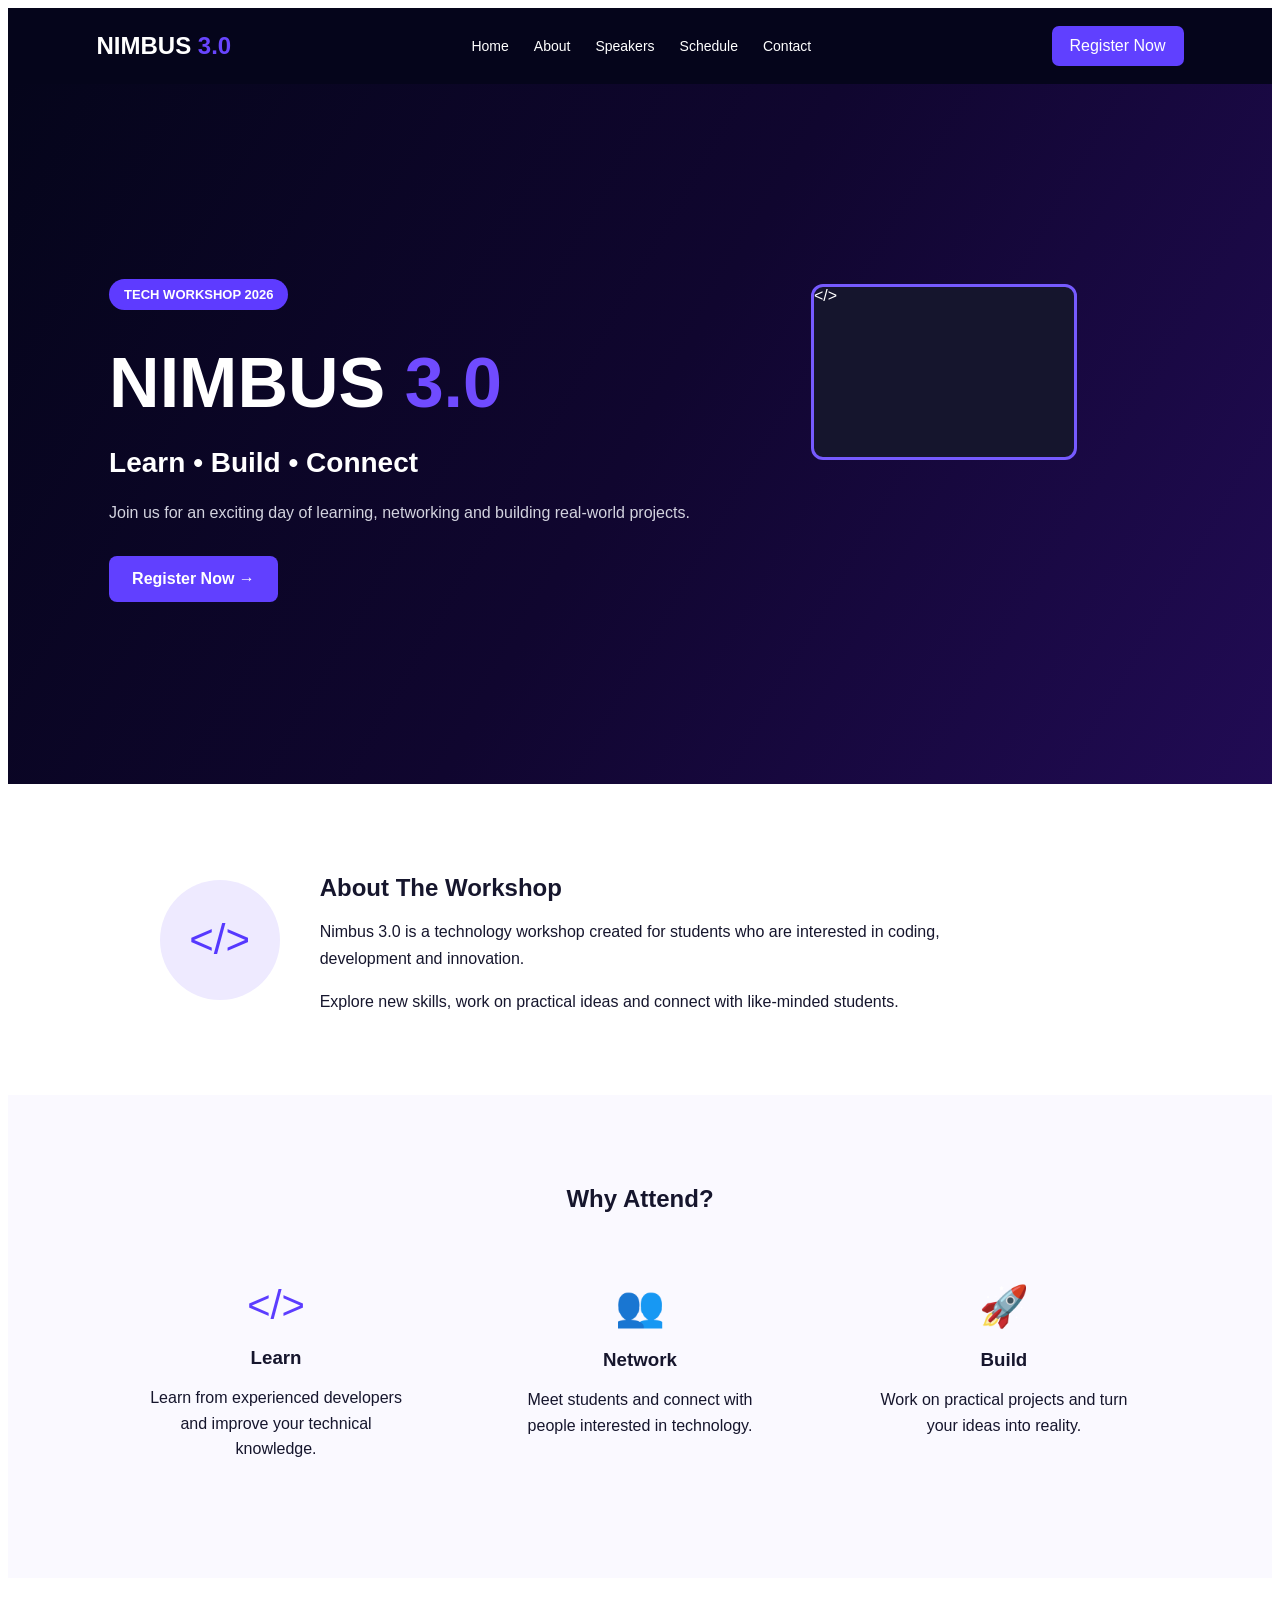
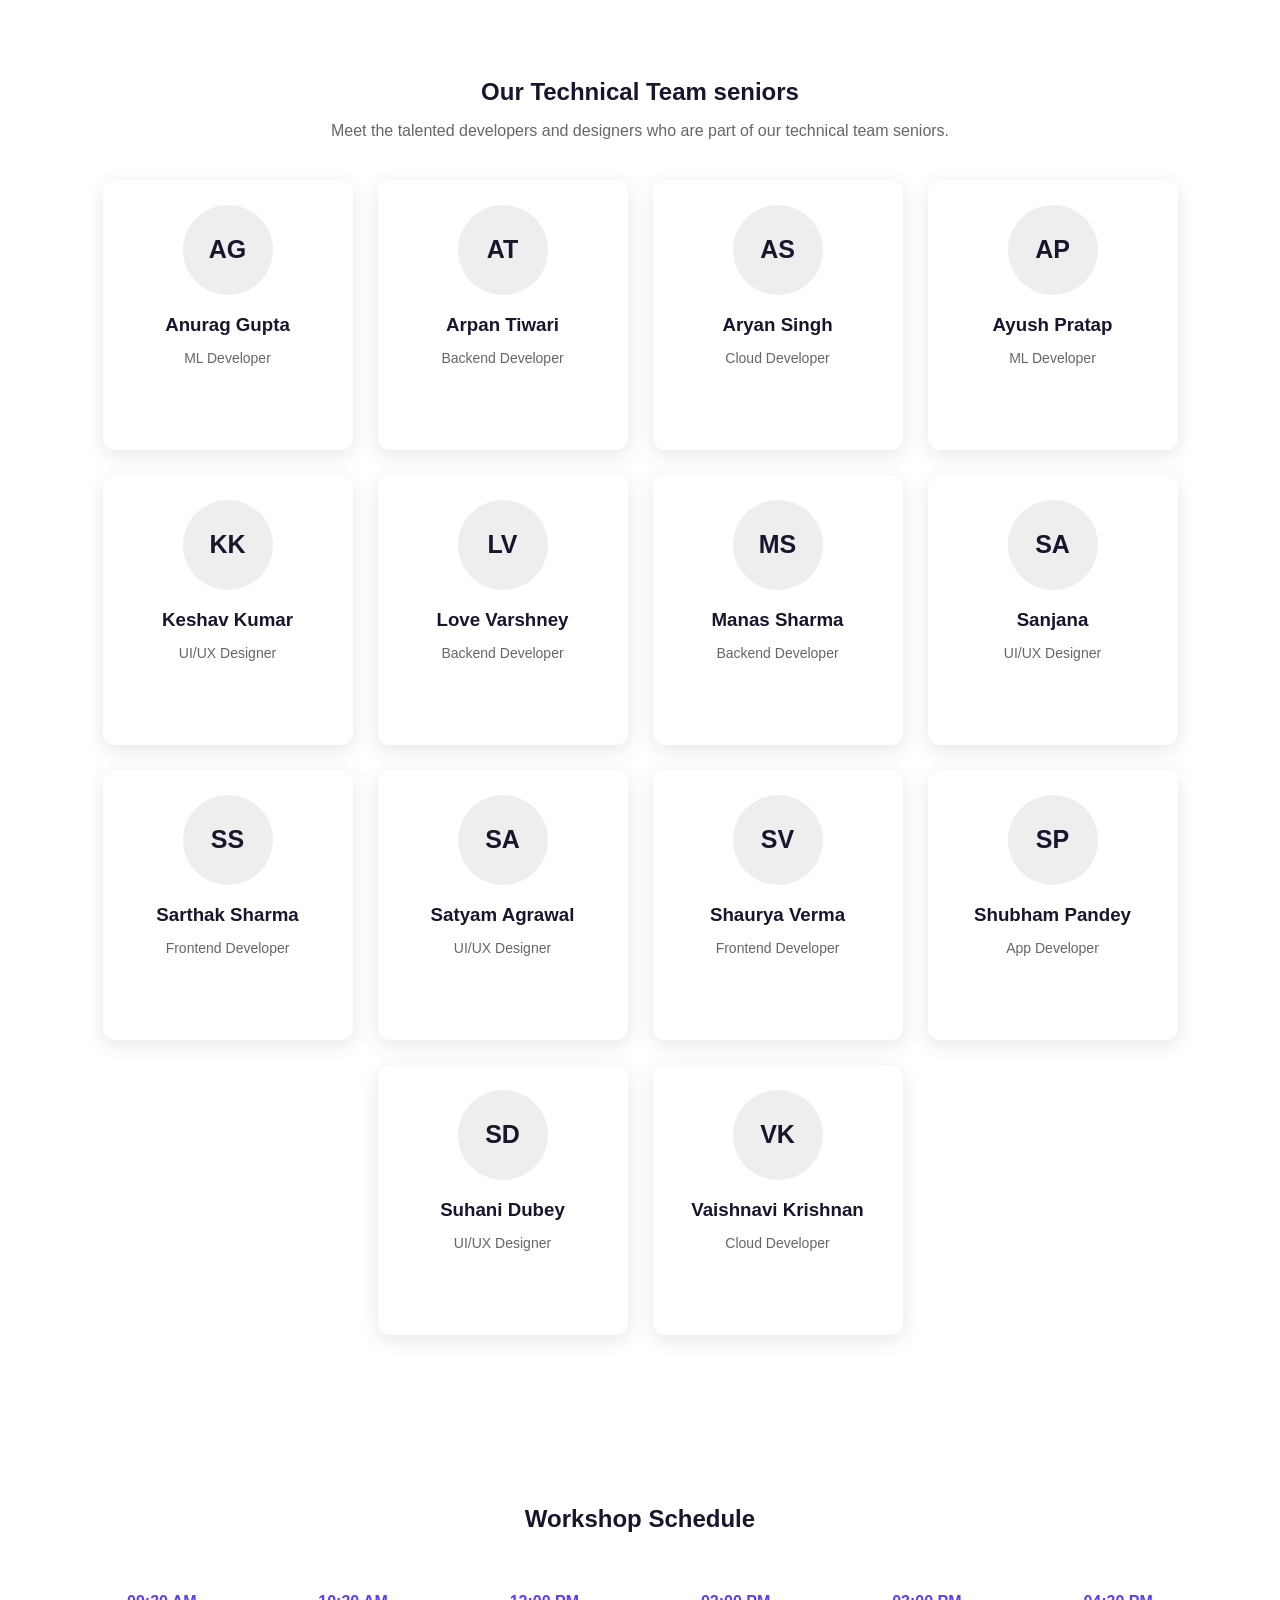
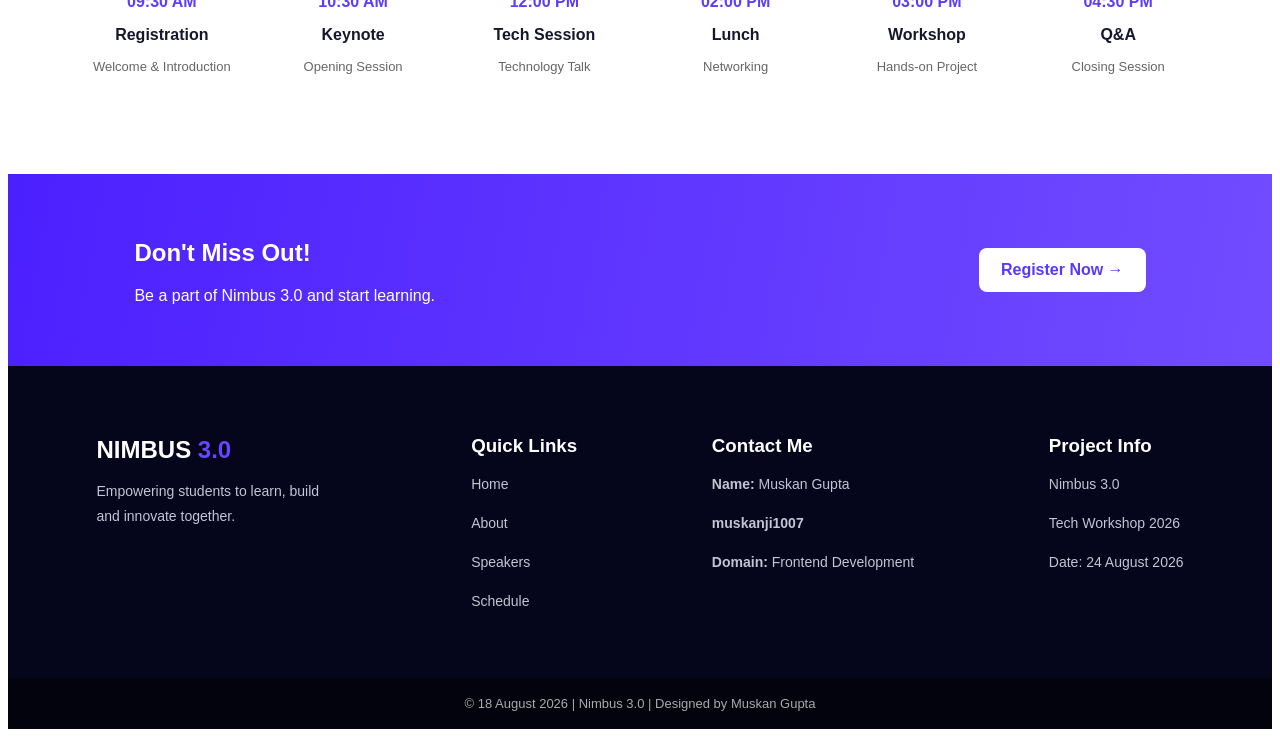
<file: index.html>
<!DOCTYPE html>
<html lang="en">

<head>
    <meta charset="UTF-8">
    <meta name="viewport" content="width=device-width, initial-scale=1.0">

    <title>Nimbus 3.0 | Tech Workshop</title>

    <link rel="stylesheet" href="project.css">
</head>

<body>

    <!-- NAVBAR -->

    <header>

        <div class="logo">
            NIMBUS <span>3.0</span>
        </div>

        <nav>
            <a href="#home">Home</a>
            <a href="#about">About</a>
            <a href="#speakers">Speakers</a>
            <a href="#schedule">Schedule</a>
            <a href="#contact">Contact</a>
        </nav>

        <a href="#register" class="nav-button">
            Register Now
        </a>

    </header>


    <!-- HERO SECTION -->

    <section class="hero" id="home">

        <div class="hero-text">

            <p class="tag">
                TECH WORKSHOP 2026
            </p>

            <h1>
                NIMBUS <span>3.0</span>
            </h1>

            <h2>
                Learn • Build • Connect
            </h2>

            <p>
                Join us for an exciting day of learning,
                networking and building real-world projects.
            </p>

            <a href="#register" class="main-button">
                Register Now →
            </a>

        </div>


        <div class="hero-design">

            <div class="glow-circle"></div>

            <div class="laptop">
                &lt;/&gt;
            </div>

        </div>

    </section>


    <!-- ABOUT SECTION -->

    <section class="about" id="about">

        <div class="about-icon">
            &lt;/&gt;
        </div>

        <div class="about-text">

            <h2>About The Workshop</h2>

            <p>
                Nimbus 3.0 is a technology workshop created
                for students who are interested in coding,
                development and innovation.
            </p>

            <p>
                Explore new skills, work on practical ideas
                and connect with like-minded students.
            </p>

        </div>

    </section>


    <!-- WHY ATTEND -->

    <section class="why">

        <h2>Why Attend?</h2>

        <div class="features">

            <div class="feature-card">

                <div class="feature-icon">
                    &lt;/&gt;
                </div>

                <h3>Learn</h3>

                <p>
                    Learn from experienced developers
                    and improve your technical knowledge.
                </p>

            </div>


            <div class="feature-card">

                <div class="feature-icon">
                    👥
                </div>

                <h3>Network</h3>

                <p>
                    Meet students and connect with
                    people interested in technology.
                </p>

            </div>


            <div class="feature-card">

                <div class="feature-icon">
                    🚀
                </div>

                <h3>Build</h3>

                <p>
                    Work on practical projects and
                    turn your ideas into reality.
                </p>

            </div>

        </div>

    </section>


    <!-- SPEAKERS / SENIORS -->

    <section class="speakers" id="speakers">

        <h2>Our Technical Team seniors</h2>

        <p class="section-text">
            Meet the talented developers and designers
            who are part of our technical team seniors.
        </p>


        <div class="speaker-container">


            <!-- 1 -->

            <div class="speaker-card">

                <div class="profile">AG</div>

                <h3>Anurag Gupta</h3>

                <p>ML Developer</p>

            </div>


            <!-- 2 -->

            <div class="speaker-card">

                <div class="profile">AT</div>

                <h3>Arpan Tiwari</h3>

                <p>Backend Developer</p>

            </div>


            <!-- 3 -->

            <div class="speaker-card">

                <div class="profile">AS</div>

                <h3>Aryan Singh</h3>

                <p>Cloud Developer</p>

            </div>


            <!-- 4 -->

            <div class="speaker-card">

                <div class="profile">AP</div>

                <h3>Ayush Pratap</h3>

                <p>ML Developer</p>

            </div>


            <!-- 5 -->

            <div class="speaker-card">

                <div class="profile">KK</div>

                <h3>Keshav Kumar</h3>

                <p>UI/UX Designer</p>

            </div>


            <!-- 6 -->

            <div class="speaker-card">

                <div class="profile">LV</div>

                <h3>Love Varshney</h3>

                <p>Backend Developer</p>

            </div>


            <!-- 7 -->

            <div class="speaker-card">

                <div class="profile">MS</div>

                <h3>Manas Sharma</h3>

                <p>Backend Developer</p>

            </div>


            <!-- 8 -->

            <div class="speaker-card">

                <div class="profile">SA</div>

                <h3>Sanjana</h3>

                <p>UI/UX Designer</p>

            </div>


            <!-- 9 -->

            <div class="speaker-card">

                <div class="profile">SS</div>

                <h3>Sarthak Sharma</h3>

                <p>Frontend Developer</p>

            </div>


            <!-- 10 -->

            <div class="speaker-card">

                <div class="profile">SA</div>

                <h3>Satyam Agrawal</h3>

                <p>UI/UX Designer</p>

            </div>


            <!-- 11 -->

            <div class="speaker-card">

                <div class="profile">SV</div>

                <h3>Shaurya Verma</h3>

                <p>Frontend Developer</p>

            </div>


            <!-- 12 -->

            <div class="speaker-card">

                <div class="profile">SP</div>

                <h3>Shubham Pandey</h3>

                <p>App Developer</p>

            </div>


            <!-- 13 -->

            <div class="speaker-card">

                <div class="profile">SD</div>

                <h3>Suhani Dubey</h3>

                <p>UI/UX Designer</p>

            </div>


            <!-- 14 -->

            <div class="speaker-card">

                <div class="profile">VK</div>

                <h3>Vaishnavi Krishnan</h3>

                <p>Cloud Developer</p>

            </div>

        </div>

    </section>


    <!-- SCHEDULE -->

    <section class="schedule" id="schedule">

        <h2>Workshop Schedule</h2>

        <div class="timeline">

            <div class="event">
                <strong>09:30 AM</strong>
                <h3>Registration</h3>
                <p>Welcome & Introduction</p>
            </div>

            <div class="event">
                <strong>10:30 AM</strong>
                <h3>Keynote</h3>
                <p>Opening Session</p>
            </div>

            <div class="event">
                <strong>12:00 PM</strong>
                <h3>Tech Session</h3>
                <p>Technology Talk</p>
            </div>

            <div class="event">
                <strong>02:00 PM</strong>
                <h3>Lunch</h3>
                <p>Networking</p>
            </div>

            <div class="event">
                <strong>03:00 PM</strong>
                <h3>Workshop</h3>
                <p>Hands-on Project</p>
            </div>

            <div class="event">
                <strong>04:30 PM</strong>
                <h3>Q&A</h3>
                <p>Closing Session</p>
            </div>

        </div>

    </section>


    <!-- REGISTER CTA -->

    <section class="cta" id="register">

        <div>

            <h2>Don't Miss Out!</h2>

            <p>
                Be a part of Nimbus 3.0 and start learning.
            </p>

        </div>

        <a href="#" class="cta-button">
            Register Now →
        </a>

    </section>


    <!-- CONTACT / FOOTER -->

    <footer id="contact">

        <div class="footer-box">

            <h2>
                NIMBUS <span>3.0</span>
            </h2>

            <p>
                Empowering students to learn,
                build and innovate together.
            </p>

        </div>


        <div class="footer-box">

            <h3>Quick Links</h3>

            <p>Home</p>
            <p>About</p>
            <p>Speakers</p>
            <p>Schedule</p>

        </div>


        <div class="footer-box">

            <h3>Contact Me</h3>

            <p>
                <strong>Name:</strong> Muskan Gupta
            </p>
            <p>
                <strong><page:instagram>muskanji1007</page:instagram></strong>
            </p>
            <p>
                <strong>Domain:</strong> Frontend Development
            </p>

        </div>


        <div class="footer-box">

            <h3>Project Info</h3>

            <p>
                Nimbus 3.0
            </p>

            <p>
                Tech Workshop 2026
            </p>

            <p>
                Date: 24 August 2026
            </p>

        </div>

    </footer>


    <div class="copyright">

        © 18 August 2026 | Nimbus 3.0 |
        Designed by Muskan Gupta

    </div>


</body>

</html>
</file>
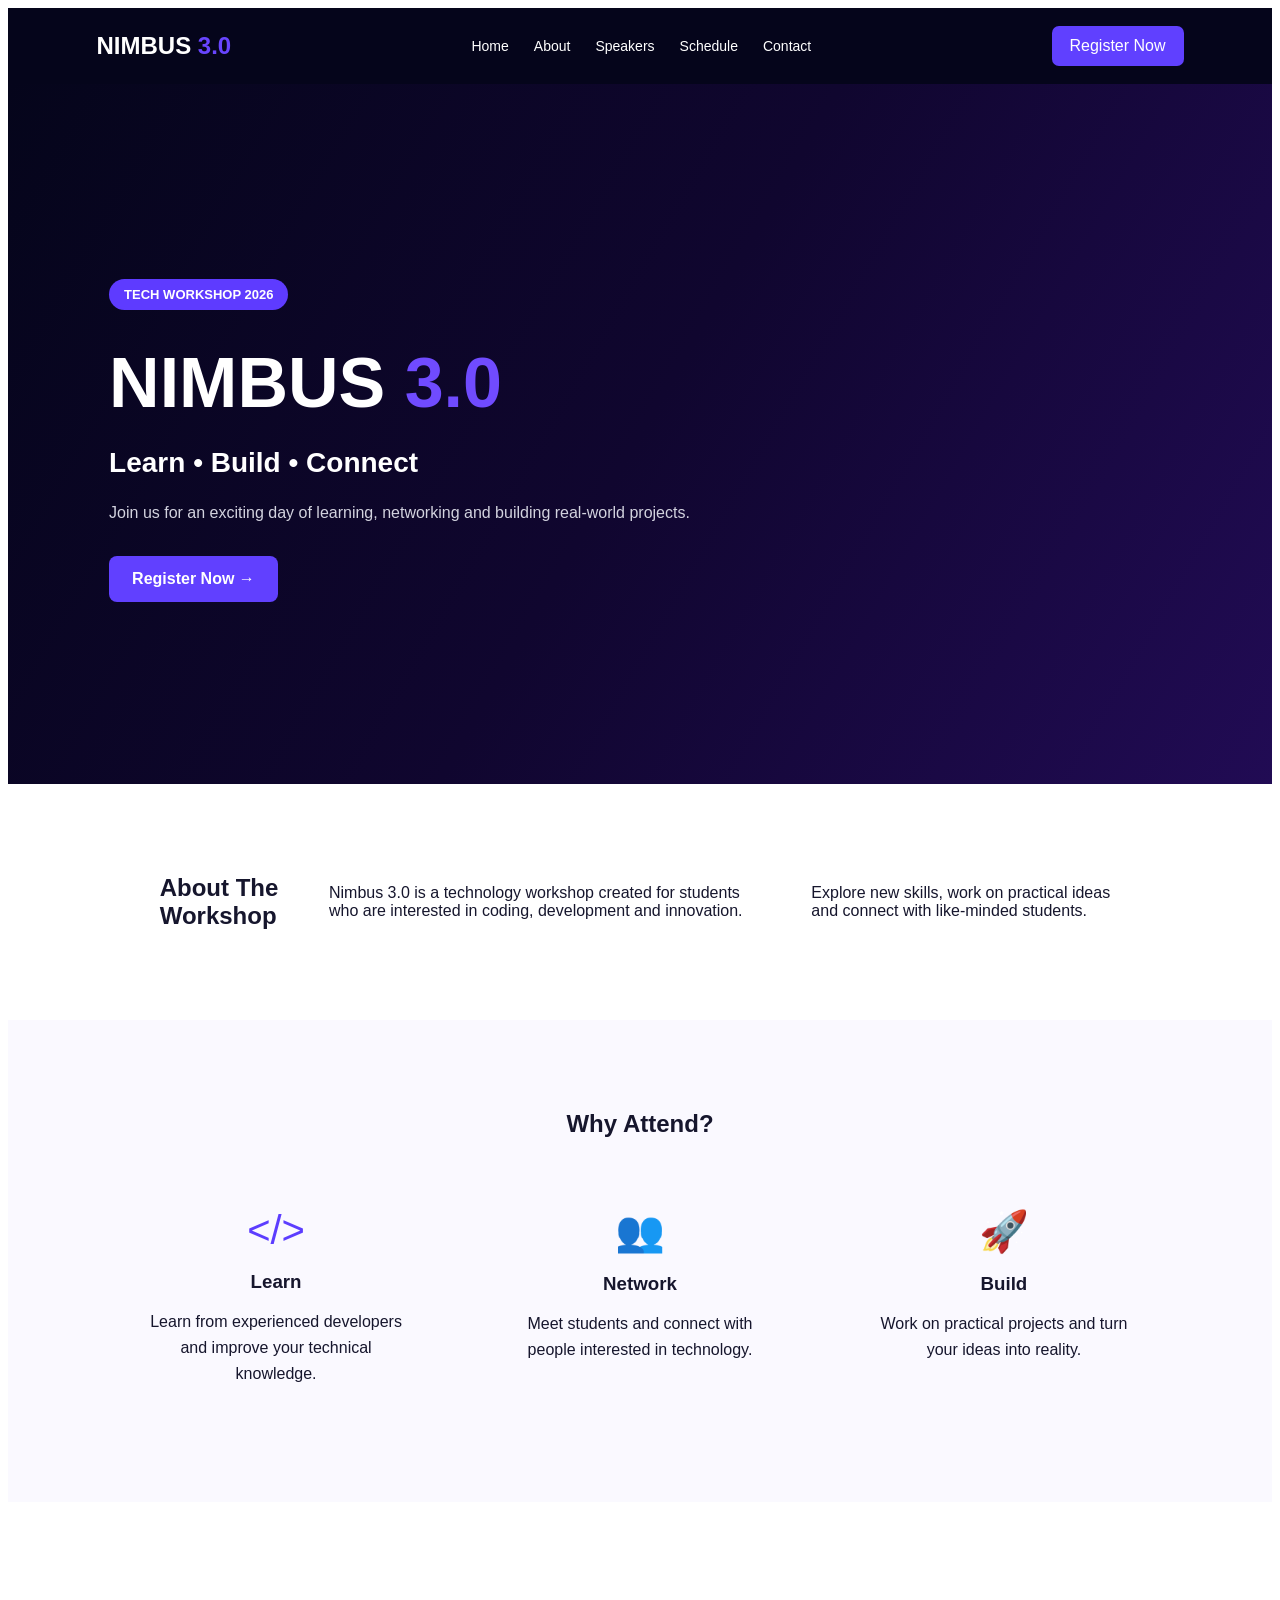
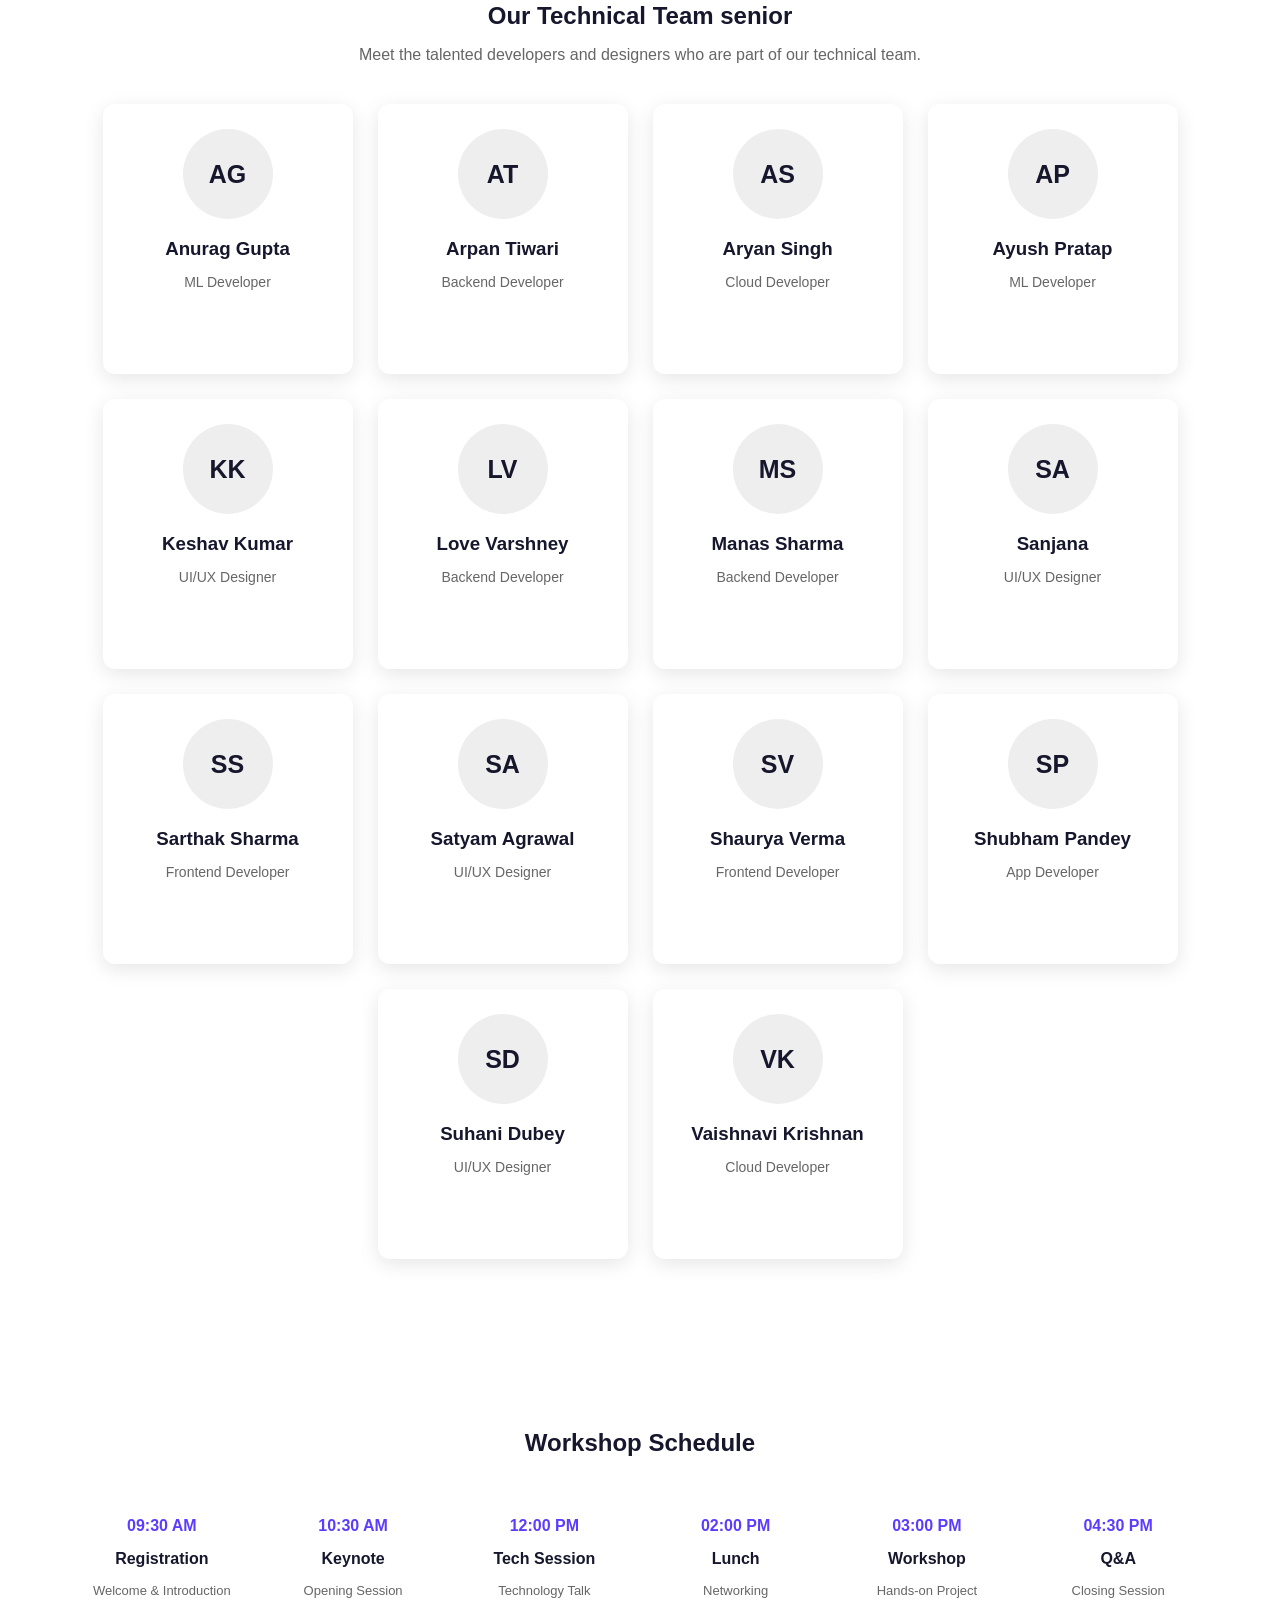
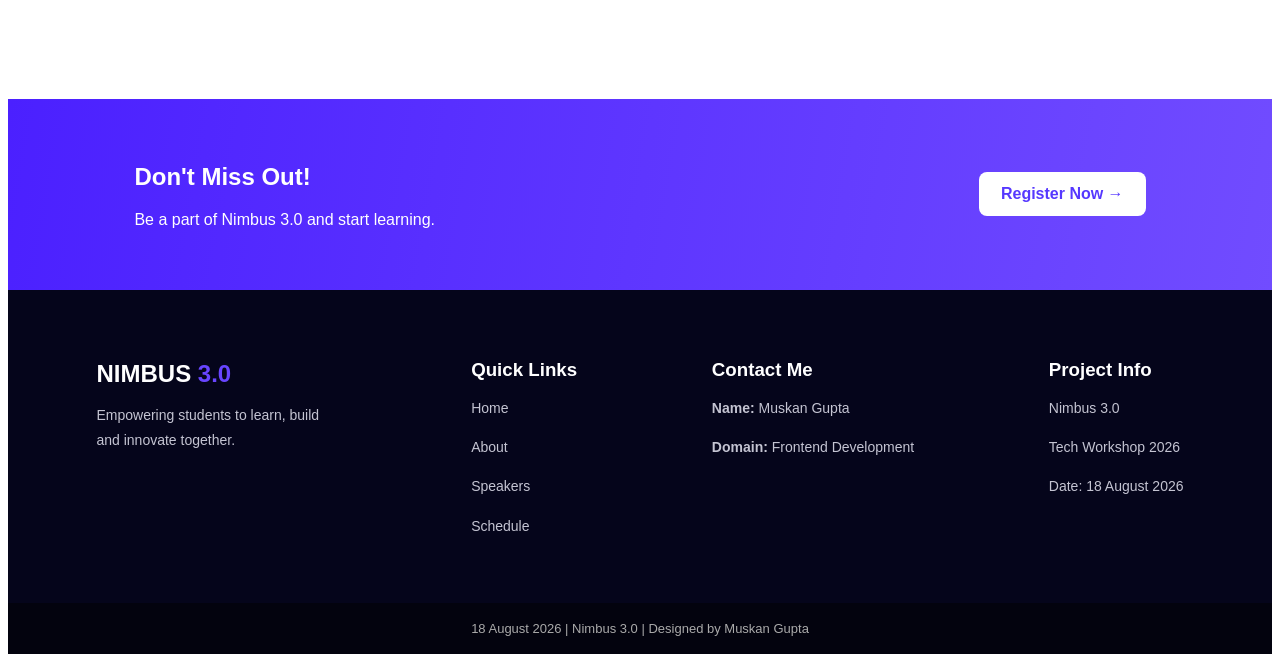
<file: muskan index - Copy - Copy.html>
<!DOCTYPE html>
<html lang="en">

<head>
    <meta charset="UTF-8">
    <meta name="viewport" content="width=device-width, initial-scale=1.0">

    <title>Nimbus 3.0 | Tech Workshop</title>

    <link rel="stylesheet" href="project.css">
</head>

<body>

    <!-- NAVBAR -->

    <header>

        <div class="logo">
            NIMBUS <span>3.0</span>
        </div>

        <nav>
            <a href="#home">Home</a>
            <a href="#about">About</a>
            <a href="#speakers">Speakers</a>
            <a href="#schedule">Schedule</a>
            <a href="#contact">Contact</a>
        </nav>

        <a href="#register" class="nav-button">
            Register Now
        </a>

    </header>


    <!-- HERO SECTION -->

    <section class="hero" id="home">

        <div class="hero-text">

            <p class="tag">
                TECH WORKSHOP 2026
            </p>

            <h1>
                NIMBUS <span>3.0</span>
            </h1>

            <h2>
                Learn • Build • Connect
            </h2>

            <p>
                Join us for an exciting day of learning,
                networking and building real-world projects.
            </p>

            <a href="#register" class="main-button">
                Register Now →
            </a>

        </div>

        </div>

    </section>


    <!-- ABOUT SECTION -->

    <section class="about" id="about">
            <h2>About The Workshop</h2>

            <p>
                Nimbus 3.0 is a technology workshop created
                for students who are interested in coding,
                development and innovation.
            </p>

            <p>
                Explore new skills, work on practical ideas
                and connect with like-minded students.
            </p>

        </div>

    </section>


    <!-- WHY ATTEND -->

    <section class="why">

        <h2>Why Attend?</h2>

        <div class="features">

            <div class="feature-card">

                <div class="feature-icon">
                    &lt;/&gt;
                </div>

                <h3>Learn</h3>

                <p>
                    Learn from experienced developers
                    and improve your technical knowledge.
                </p>

            </div>


            <div class="feature-card">

                <div class="feature-icon">
                    👥
                </div>

                <h3>Network</h3>

                <p>
                    Meet students and connect with
                    people interested in technology.
                </p>

            </div>


            <div class="feature-card">

                <div class="feature-icon">
                    🚀
                </div>

                <h3>Build</h3>

                <p>
                    Work on practical projects and
                    turn your ideas into reality.
                </p>

            </div>

        </div>

    </section>


    <!-- SPEAKERS / SENIORS -->

    <section class="speakers" id="speakers">

        <h2>Our Technical Team senior</h2>

        <p class="section-text">
            Meet the talented developers and designers
            who are part of our technical team.
        </p>


        <div class="speaker-container">


            <!-- 1 -->

            <div class="speaker-card">

                <div class="profile">AG</div>

                <h3>Anurag Gupta</h3>

                <p>ML Developer</p>

            </div>


            <!-- 2 -->

            <div class="speaker-card">

                <div class="profile">AT</div>

                <h3>Arpan Tiwari</h3>

                <p>Backend Developer</p>

            </div>


            <!-- 3 -->

            <div class="speaker-card">

                <div class="profile">AS</div>

                <h3>Aryan Singh</h3>

                <p>Cloud Developer</p>

            </div>


            <!-- 4 -->

            <div class="speaker-card">

                <div class="profile">AP</div>

                <h3>Ayush Pratap</h3>

                <p>ML Developer</p>

            </div>


            <!-- 5 -->

            <div class="speaker-card">

                <div class="profile">KK</div>

                <h3>Keshav Kumar</h3>

                <p>UI/UX Designer</p>

            </div>


            <!-- 6 -->

            <div class="speaker-card">

                <div class="profile">LV</div>

                <h3>Love Varshney</h3>

                <p>Backend Developer</p>

            </div>


            <!-- 7 -->

            <div class="speaker-card">

                <div class="profile">MS</div>

                <h3>Manas Sharma</h3>

                <p>Backend Developer</p>

            </div>


            <!-- 8 -->

            <div class="speaker-card">

                <div class="profile">SA</div>

                <h3>Sanjana</h3>

                <p>UI/UX Designer</p>

            </div>


            <!-- 9 -->

            <div class="speaker-card">

                <div class="profile">SS</div>

                <h3>Sarthak Sharma</h3>

                <p>Frontend Developer</p>

            </div>


            <!-- 10 -->

            <div class="speaker-card">

                <div class="profile">SA</div>

                <h3>Satyam Agrawal</h3>

                <p>UI/UX Designer</p>

            </div>


            <!-- 11 -->

            <div class="speaker-card">

                <div class="profile">SV</div>

                <h3>Shaurya Verma</h3>

                <p>Frontend Developer</p>

            </div>


            <!-- 12 -->

            <div class="speaker-card">

                <div class="profile">SP</div>

                <h3>Shubham Pandey</h3>

                <p>App Developer</p>

            </div>


            <!-- 13 -->

            <div class="speaker-card">

                <div class="profile">SD</div>

                <h3>Suhani Dubey</h3>

                <p>UI/UX Designer</p>

            </div>


            <!-- 14 -->

            <div class="speaker-card">

                <div class="profile">VK</div>

                <h3>Vaishnavi Krishnan</h3>

                <p>Cloud Developer</p>

            </div>

        </div>

    </section>


    <!-- SCHEDULE -->

    <section class="schedule" id="schedule">

        <h2>Workshop Schedule</h2>

        <div class="timeline">

            <div class="event">
                <strong>09:30 AM</strong>
                <h3>Registration</h3>
                <p>Welcome & Introduction</p>
            </div>

            <div class="event">
                <strong>10:30 AM</strong>
                <h3>Keynote</h3>
                <p>Opening Session</p>
            </div>

            <div class="event">
                <strong>12:00 PM</strong>
                <h3>Tech Session</h3>
                <p>Technology Talk</p>
            </div>

            <div class="event">
                <strong>02:00 PM</strong>
                <h3>Lunch</h3>
                <p>Networking</p>
            </div>

            <div class="event">
                <strong>03:00 PM</strong>
                <h3>Workshop</h3>
                <p>Hands-on Project</p>
            </div>

            <div class="event">
                <strong>04:30 PM</strong>
                <h3>Q&A</h3>
                <p>Closing Session</p>
            </div>

        </div>

    </section>


    <!-- REGISTER CTA -->

    <section class="cta" id="register">

        <div>

            <h2>Don't Miss Out!</h2>

            <p>
                Be a part of Nimbus 3.0 and start learning.
            </p>

        </div>

        <a href="#" class="cta-button">
            Register Now →
        </a>

    </section>


    <!-- CONTACT / FOOTER -->

    <footer id="contact">

        <div class="footer-box">

            <h2>
                NIMBUS <span>3.0</span>
            </h2>

            <p>
                Empowering students to learn,
                build and innovate together.
            </p>

        </div>


        <div class="footer-box">

            <h3>Quick Links</h3>

            <p>Home</p>
            <p>About</p>
            <p>Speakers</p>
            <p>Schedule</p>

        </div>


        <div class="footer-box">

            <h3>Contact Me</h3>

            <p>
                <strong>Name:</strong> Muskan Gupta
            </p>

            <p>
                <strong>Domain:</strong> Frontend Development
            </p>

        </div>


        <div class="footer-box">

            <h3>Project Info</h3>

            <p>
                Nimbus 3.0
            </p>

            <p>
                Tech Workshop 2026
            </p>

            <p>
                Date: 18 August 2026
            </p>

        </div>

    </footer>


    <div class="copyright">

         18 August 2026 | Nimbus 3.0 |
        Designed by Muskan Gupta

    </div>


</body>

</html>
</file>
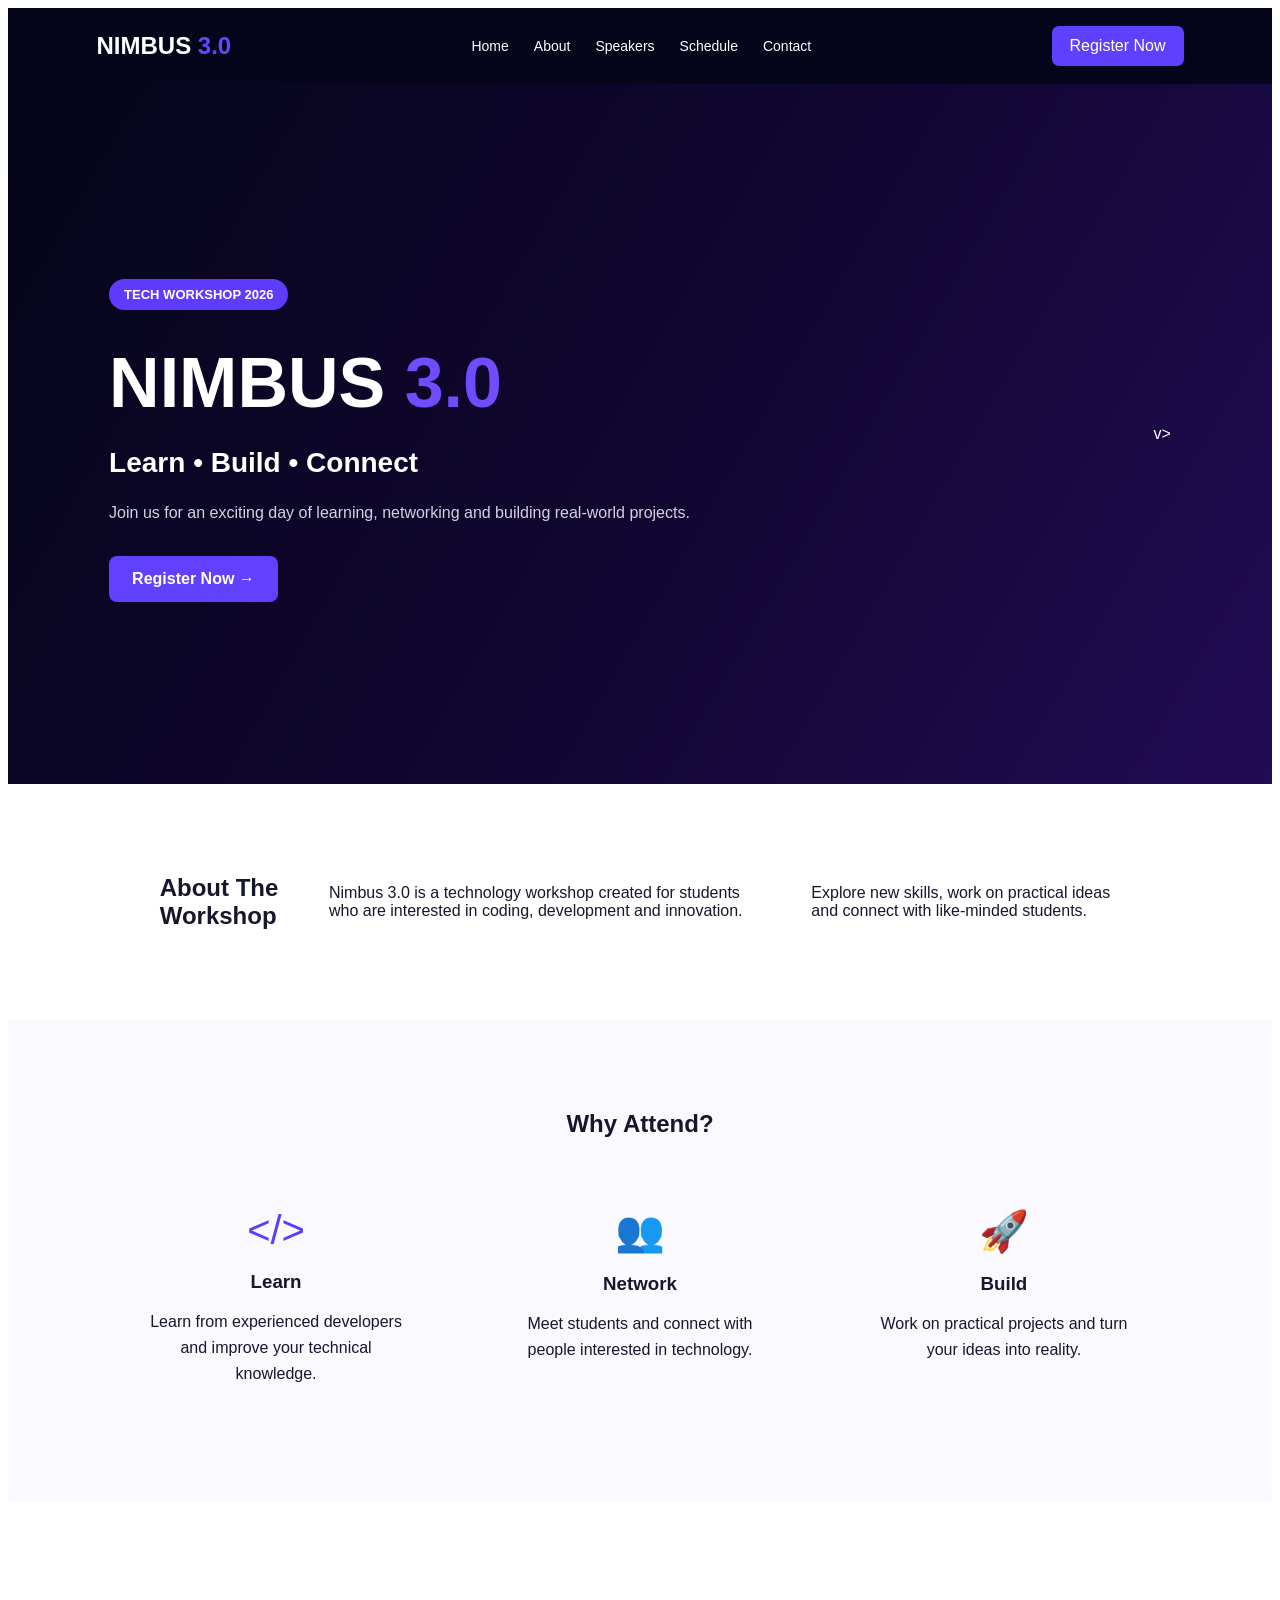
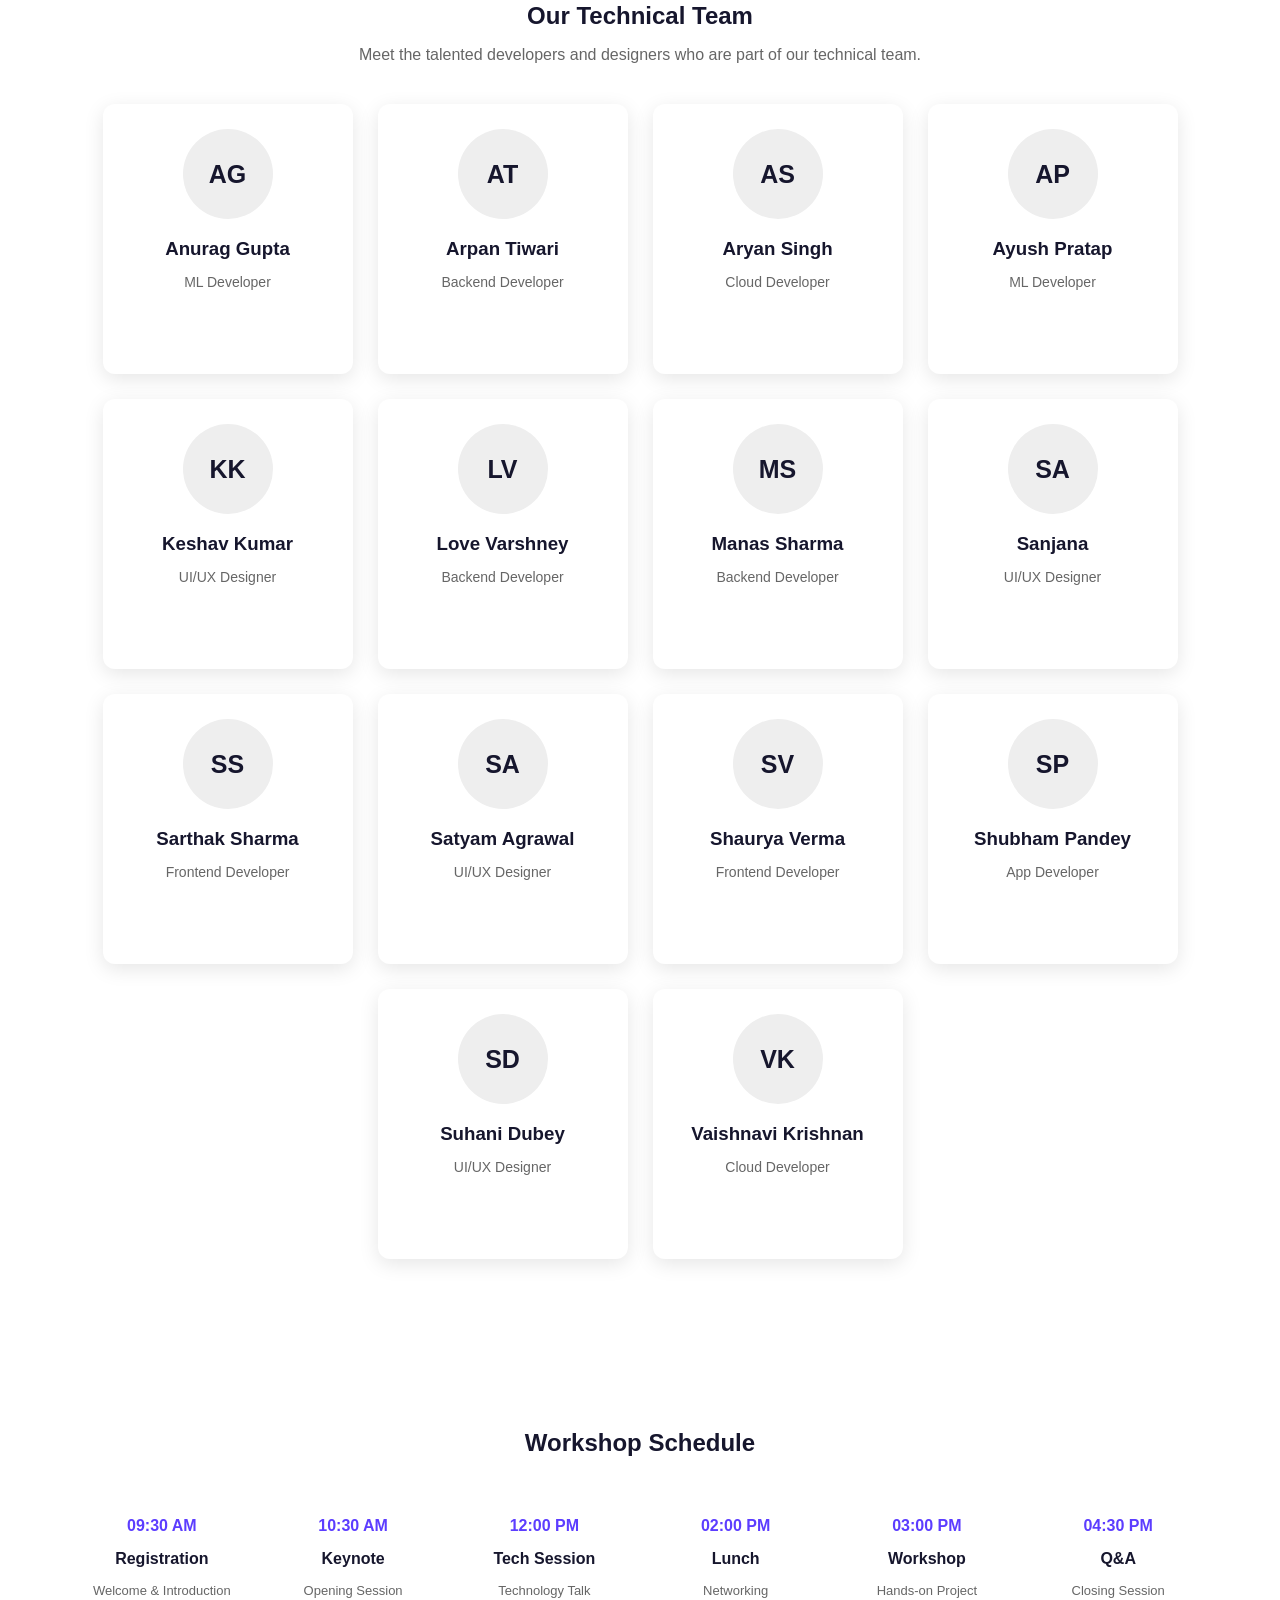
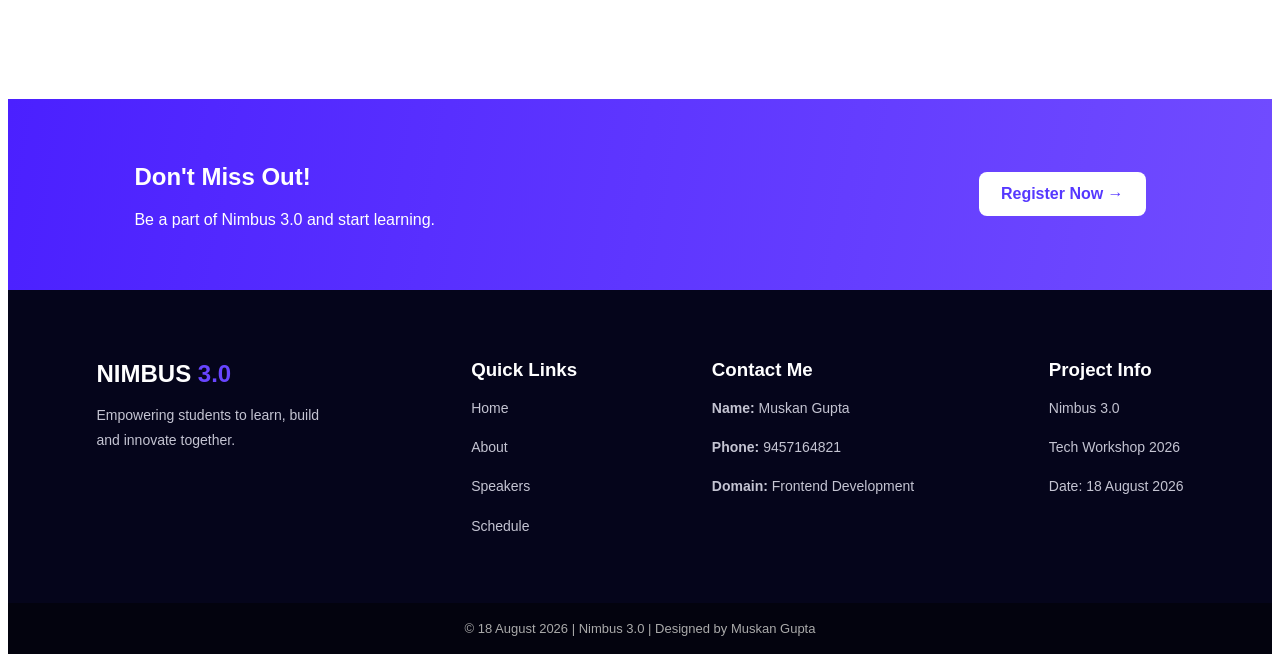
<file: muskan index - Copy.html>
<!DOCTYPE html>
<html lang="en">

<head>
    <meta charset="UTF-8">
    <meta name="viewport" content="width=device-width, initial-scale=1.0">

    <title>Nimbus 3.0 | Tech Workshop</title>

    <link rel="stylesheet" href="project.css">
</head>

<body>

    <!-- NAVBAR -->

    <header>

        <div class="logo">
            NIMBUS <span>3.0</span>
        </div>

        <nav>
            <a href="#home">Home</a>
            <a href="#about">About</a>
            <a href="#speakers">Speakers</a>
            <a href="#schedule">Schedule</a>
            <a href="#contact">Contact</a>
        </nav>

        <a href="#register" class="nav-button">
            Register Now
        </a>

    </header>


    <!-- HERO SECTION -->

    <section class="hero" id="home">

        <div class="hero-text">

            <p class="tag">
                TECH WORKSHOP 2026
            </p>

            <h1>
                NIMBUS <span>3.0</span>
            </h1>

            <h2>
                Learn • Build • Connect
            </h2>

            <p>
                Join us for an exciting day of learning,
                networking and building real-world projects.
            </p>

            <a href="#register" class="main-button">
                Register Now →
            </a>

        </div>

v>

        </div>

    </section>


    <!-- ABOUT SECTION -->

    <section class="about" id="about">
            <h2>About The Workshop</h2>

            <p>
                Nimbus 3.0 is a technology workshop created
                for students who are interested in coding,
                development and innovation.
            </p>

            <p>
                Explore new skills, work on practical ideas
                and connect with like-minded students.
            </p>

        </div>

    </section>


    <!-- WHY ATTEND -->

    <section class="why">

        <h2>Why Attend?</h2>

        <div class="features">

            <div class="feature-card">

                <div class="feature-icon">
                    &lt;/&gt;
                </div>

                <h3>Learn</h3>

                <p>
                    Learn from experienced developers
                    and improve your technical knowledge.
                </p>

            </div>


            <div class="feature-card">

                <div class="feature-icon">
                    👥
                </div>

                <h3>Network</h3>

                <p>
                    Meet students and connect with
                    people interested in technology.
                </p>

            </div>


            <div class="feature-card">

                <div class="feature-icon">
                    🚀
                </div>

                <h3>Build</h3>

                <p>
                    Work on practical projects and
                    turn your ideas into reality.
                </p>

            </div>

        </div>

    </section>


    <!-- SPEAKERS / SENIORS -->

    <section class="speakers" id="speakers">

        <h2>Our Technical Team</h2>

        <p class="section-text">
            Meet the talented developers and designers
            who are part of our technical team.
        </p>


        <div class="speaker-container">


            <!-- 1 -->

            <div class="speaker-card">

                <div class="profile">AG</div>

                <h3>Anurag Gupta</h3>

                <p>ML Developer</p>

            </div>


            <!-- 2 -->

            <div class="speaker-card">

                <div class="profile">AT</div>

                <h3>Arpan Tiwari</h3>

                <p>Backend Developer</p>

            </div>


            <!-- 3 -->

            <div class="speaker-card">

                <div class="profile">AS</div>

                <h3>Aryan Singh</h3>

                <p>Cloud Developer</p>

            </div>


            <!-- 4 -->

            <div class="speaker-card">

                <div class="profile">AP</div>

                <h3>Ayush Pratap</h3>

                <p>ML Developer</p>

            </div>


            <!-- 5 -->

            <div class="speaker-card">

                <div class="profile">KK</div>

                <h3>Keshav Kumar</h3>

                <p>UI/UX Designer</p>

            </div>


            <!-- 6 -->

            <div class="speaker-card">

                <div class="profile">LV</div>

                <h3>Love Varshney</h3>

                <p>Backend Developer</p>

            </div>


            <!-- 7 -->

            <div class="speaker-card">

                <div class="profile">MS</div>

                <h3>Manas Sharma</h3>

                <p>Backend Developer</p>

            </div>


            <!-- 8 -->

            <div class="speaker-card">

                <div class="profile">SA</div>

                <h3>Sanjana</h3>

                <p>UI/UX Designer</p>

            </div>


            <!-- 9 -->

            <div class="speaker-card">

                <div class="profile">SS</div>

                <h3>Sarthak Sharma</h3>

                <p>Frontend Developer</p>

            </div>


            <!-- 10 -->

            <div class="speaker-card">

                <div class="profile">SA</div>

                <h3>Satyam Agrawal</h3>

                <p>UI/UX Designer</p>

            </div>


            <!-- 11 -->

            <div class="speaker-card">

                <div class="profile">SV</div>

                <h3>Shaurya Verma</h3>

                <p>Frontend Developer</p>

            </div>


            <!-- 12 -->

            <div class="speaker-card">

                <div class="profile">SP</div>

                <h3>Shubham Pandey</h3>

                <p>App Developer</p>

            </div>


            <!-- 13 -->

            <div class="speaker-card">

                <div class="profile">SD</div>

                <h3>Suhani Dubey</h3>

                <p>UI/UX Designer</p>

            </div>


            <!-- 14 -->

            <div class="speaker-card">

                <div class="profile">VK</div>

                <h3>Vaishnavi Krishnan</h3>

                <p>Cloud Developer</p>

            </div>

        </div>

    </section>


    <!-- SCHEDULE -->

    <section class="schedule" id="schedule">

        <h2>Workshop Schedule</h2>

        <div class="timeline">

            <div class="event">
                <strong>09:30 AM</strong>
                <h3>Registration</h3>
                <p>Welcome & Introduction</p>
            </div>

            <div class="event">
                <strong>10:30 AM</strong>
                <h3>Keynote</h3>
                <p>Opening Session</p>
            </div>

            <div class="event">
                <strong>12:00 PM</strong>
                <h3>Tech Session</h3>
                <p>Technology Talk</p>
            </div>

            <div class="event">
                <strong>02:00 PM</strong>
                <h3>Lunch</h3>
                <p>Networking</p>
            </div>

            <div class="event">
                <strong>03:00 PM</strong>
                <h3>Workshop</h3>
                <p>Hands-on Project</p>
            </div>

            <div class="event">
                <strong>04:30 PM</strong>
                <h3>Q&A</h3>
                <p>Closing Session</p>
            </div>

        </div>

    </section>


    <!-- REGISTER CTA -->

    <section class="cta" id="register">

        <div>

            <h2>Don't Miss Out!</h2>

            <p>
                Be a part of Nimbus 3.0 and start learning.
            </p>

        </div>

        <a href="#" class="cta-button">
            Register Now →
        </a>

    </section>


    <!-- CONTACT / FOOTER -->

    <footer id="contact">

        <div class="footer-box">

            <h2>
                NIMBUS <span>3.0</span>
            </h2>

            <p>
                Empowering students to learn,
                build and innovate together.
            </p>

        </div>


        <div class="footer-box">

            <h3>Quick Links</h3>

            <p>Home</p>
            <p>About</p>
            <p>Speakers</p>
            <p>Schedule</p>

        </div>


        <div class="footer-box">

            <h3>Contact Me</h3>

            <p>
                <strong>Name:</strong> Muskan Gupta
            </p>

            <p>
                <strong>Phone:</strong> 9457164821
            </p>

            <p>
                <strong>Domain:</strong> Frontend Development
            </p>

        </div>


        <div class="footer-box">

            <h3>Project Info</h3>

            <p>
                Nimbus 3.0
            </p>

            <p>
                Tech Workshop 2026
            </p>

            <p>
                Date: 18 August 2026
            </p>

        </div>

    </footer>


    <div class="copyright">

        © 18 August 2026 | Nimbus 3.0 |
        Designed by Muskan Gupta

    </div>


</body>

</html>
</file>
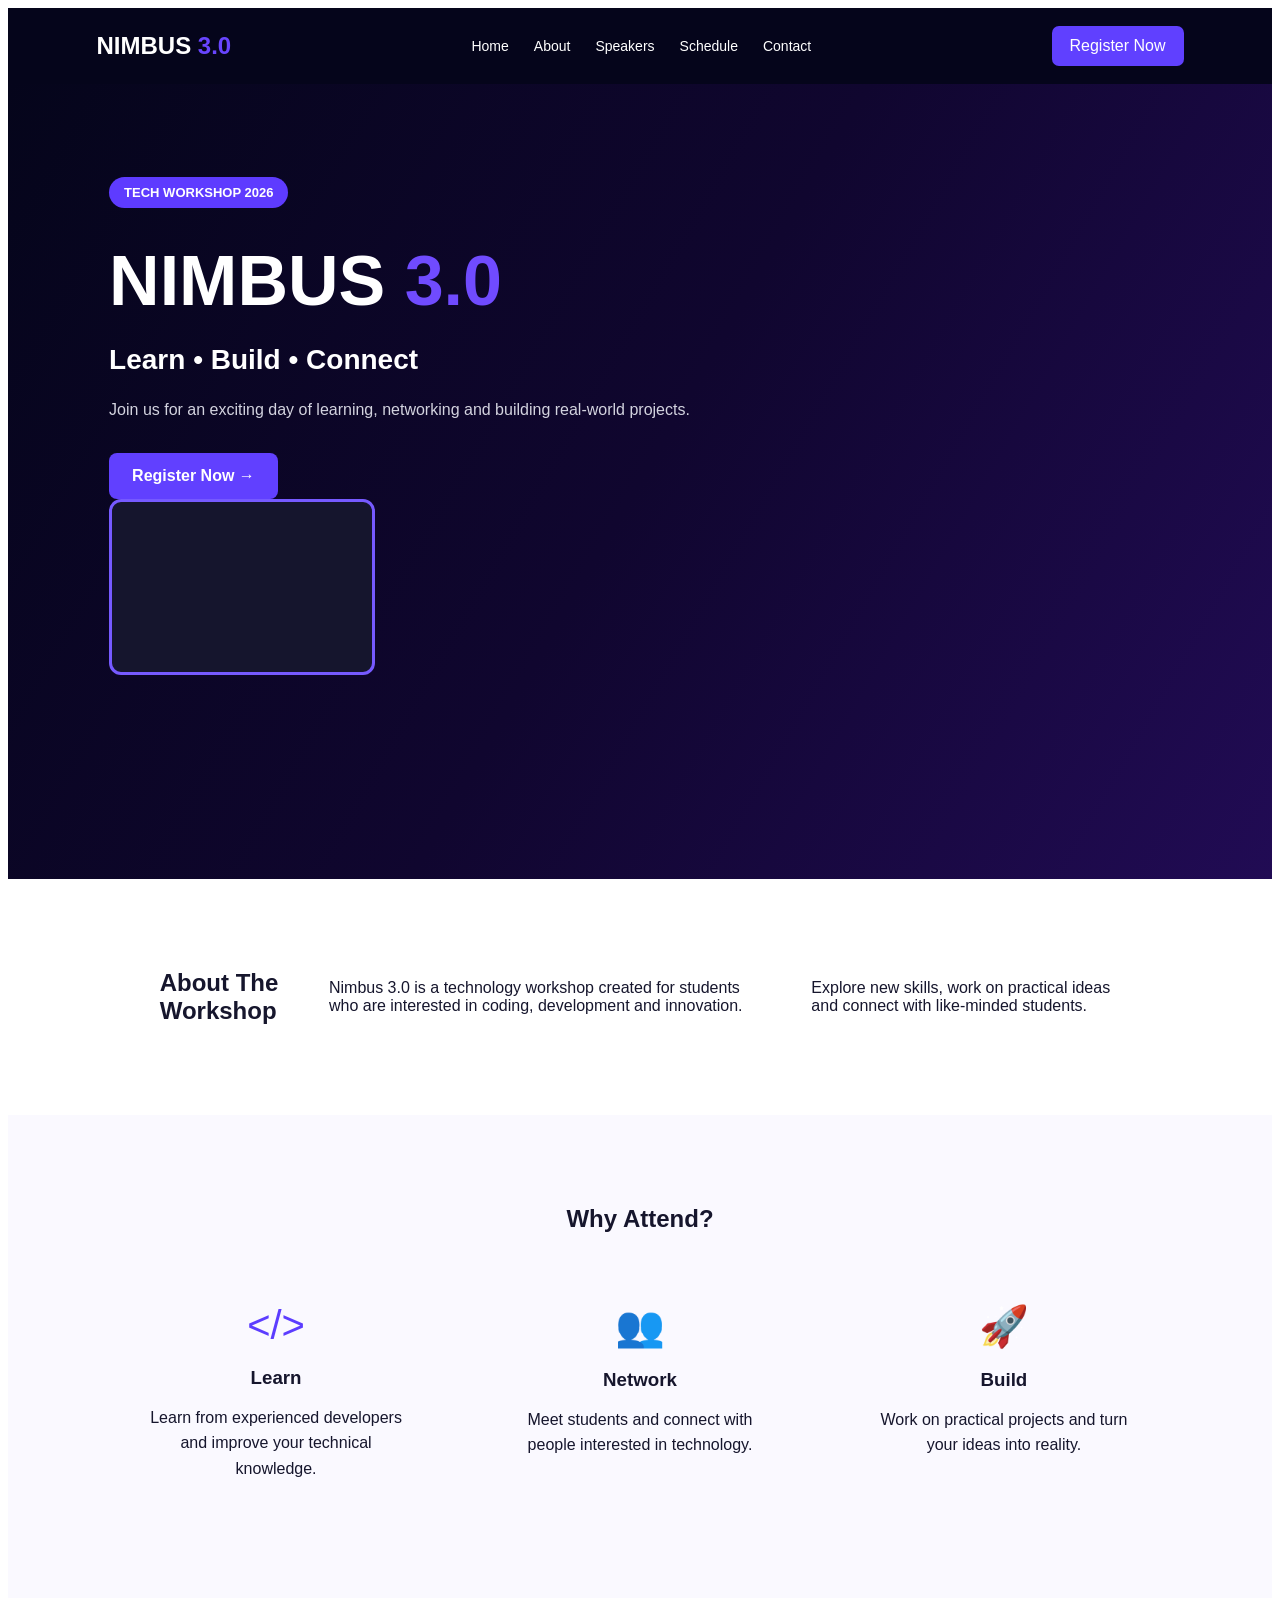
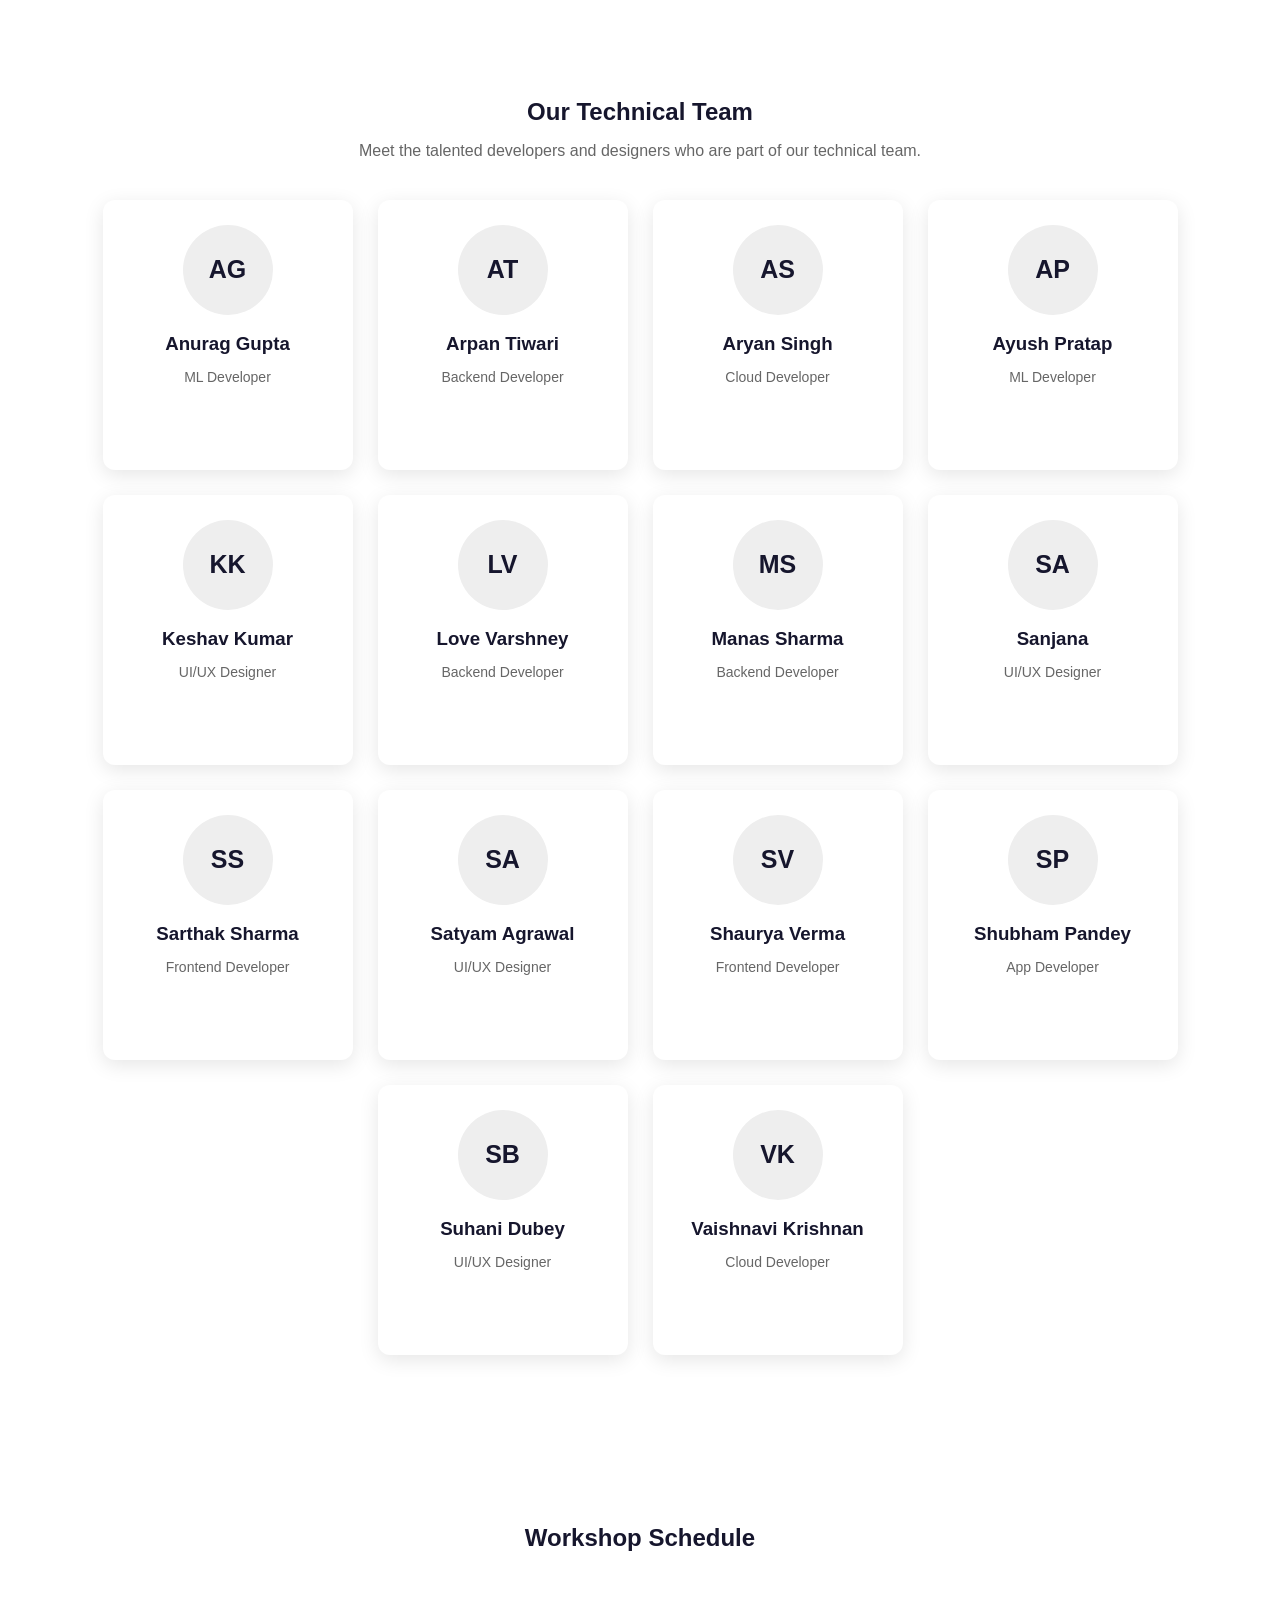
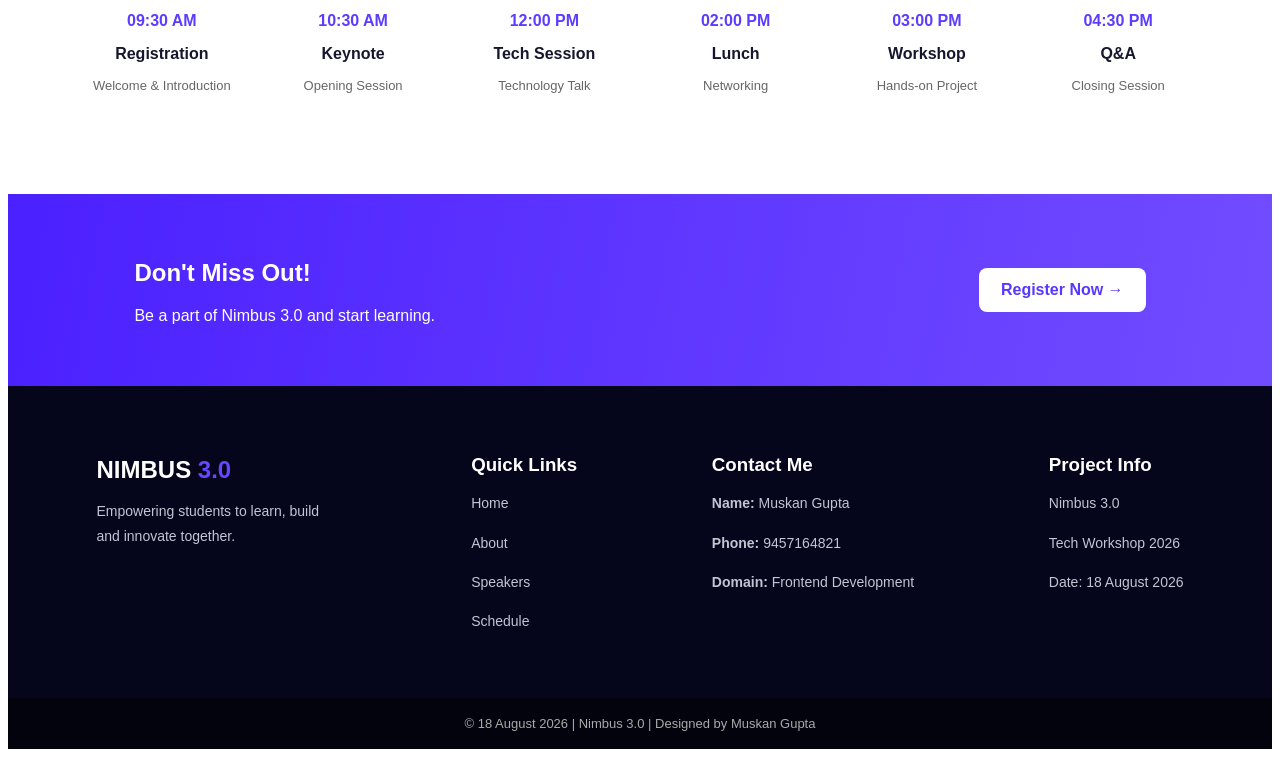
<file: muskan index.html>
<!DOCTYPE html>
<html lang="en">

<head>
    <meta charset="UTF-8">
    <meta name="viewport" content="width=device-width, initial-scale=1.0">

    <title>Nimbus 3.0 | Tech Workshop</title>

    <link rel="stylesheet" href="project.css">
</head>

<body>

    <!-- NAVBAR -->

    <header>

        <div class="logo">
            NIMBUS <span>3.0</span>
        </div>

        <nav>
            <a href="#home">Home</a>
            <a href="#about">About</a>
            <a href="#speakers">Speakers</a>
            <a href="#schedule">Schedule</a>
            <a href="#contact">Contact</a>
        </nav>

        <a href="#register" class="nav-button">
            Register Now
        </a>

    </header>


    <!-- HERO SECTION -->

    <section class="hero" id="home">

        <div class="hero-text">

            <p class="tag">
                TECH WORKSHOP 2026
            </p>

            <h1>
                NIMBUS <span>3.0</span>
            </h1>

            <h2>
                Learn • Build • Connect
            </h2>

            <p>
                Join us for an exciting day of learning,
                networking and building real-world projects.
            </p>

            <a href="#register" class="main-button">
                Register Now →
            </a>
            <div class="hero-design">
                <div class="laptop"></div>
            </div>
        </div>

        </div>

    </section>


    <!-- ABOUT SECTION -->

    <section class="about" id="about">
            <h2>About The Workshop</h2>

            <p>
                Nimbus 3.0 is a technology workshop created
                for students who are interested in coding,
                development and innovation.
            </p>

            <p>
                Explore new skills, work on practical ideas
                and connect with like-minded students.
            </p>

        </div>

    </section>


    <!-- WHY ATTEND -->

    <section class="why">

        <h2>Why Attend?</h2>

        <div class="features">

            <div class="feature-card">

                <div class="feature-icon">
                    &lt;/&gt;
                </div>

                <h3>Learn</h3>

                <p>
                    Learn from experienced developers
                    and improve your technical knowledge.
                </p>

            </div>


            <div class="feature-card">

                <div class="feature-icon">
                    👥
                </div>

                <h3>Network</h3>

                <p>
                    Meet students and connect with
                    people interested in technology.
                </p>

            </div>


            <div class="feature-card">

                <div class="feature-icon">
                    🚀
                </div>

                <h3>Build</h3>

                <p>
                    Work on practical projects and
                    turn your ideas into reality.
                </p>

            </div>

        </div>

    </section>


    <!-- SPEAKERS / SENIORS -->

    <section class="speakers" id="speakers">

        <h2>Our Technical Team</h2>

        <p class="section-text">
            Meet the talented developers and designers
            who are part of our technical team.
        </p>


        <div class="speaker-container">


            <!-- 1 -->

            <div class="speaker-card">

                <div class="profile">AG</div>

                <h3>Anurag Gupta</h3>

                <p>ML Developer</p>

            </div>


            <!-- 2 -->

            <div class="speaker-card">

                <div class="profile">AT</div>

                <h3>Arpan Tiwari</h3>

                <p>Backend Developer</p>

            </div>


            <!-- 3 -->

            <div class="speaker-card">

                <div class="profile">AS</div>

                <h3>Aryan Singh</h3>

                <p>Cloud Developer</p>

            </div>


            <!-- 4 -->

            <div class="speaker-card">

                <div class="profile">AP</div>

                <h3>Ayush Pratap</h3>

                <p>ML Developer</p>

            </div>


            <!-- 5 -->

            <div class="speaker-card">

                <div class="profile">KK</div>

                <h3>Keshav Kumar</h3>

                <p>UI/UX Designer</p>

            </div>


            <!-- 6 -->

            <div class="speaker-card">

                <div class="profile">LV</div>

                <h3>Love Varshney</h3>

                <p>Backend Developer</p>

            </div>


            <!-- 7 -->

            <div class="speaker-card">

                <div class="profile">MS</div>

                <h3>Manas Sharma</h3>

                <p>Backend Developer</p>

            </div>


            <!-- 8 -->

            <div class="speaker-card">

                <div class="profile">SA</div>

                <h3>Sanjana</h3>

                <p>UI/UX Designer</p>

            </div>


            <!-- 9 -->

            <div class="speaker-card">

                <div class="profile">SS</div>

                <h3>Sarthak Sharma</h3>

                <p>Frontend Developer</p>

            </div>


            <!-- 10 -->

            <div class="speaker-card">

                <div class="profile">SA</div>

                <h3>Satyam Agrawal</h3>

                <p>UI/UX Designer</p>

            </div>


            <!-- 11 -->

            <div class="speaker-card">

                <div class="profile">SV</div>

                <h3>Shaurya Verma</h3>

                <p>Frontend Developer</p>

            </div>


            <!-- 12 -->

            <div class="speaker-card">

                <div class="profile">SP</div>

                <h3>Shubham Pandey</h3>

                <p>App Developer</p>

            </div>


            <!-- 13 -->

            <div class="speaker-card">

                <div class="profile">SB</div>

                <h3>Suhani Dubey</h3>

                <p>UI/UX Designer</p>

            </div>


            <!-- 14 -->

            <div class="speaker-card">

                <div class="profile">VK</div>

                <h3>Vaishnavi Krishnan</h3>

                <p>Cloud Developer</p>

            </div>

        </div>

    </section>


    <!-- SCHEDULE -->

    <section class="schedule" id="schedule">

        <h2>Workshop Schedule</h2>

        <div class="timeline">

            <div class="event">
                <strong>09:30 AM</strong>
                <h3>Registration</h3>
                <p>Welcome & Introduction</p>
            </div>

            <div class="event">
                <strong>10:30 AM</strong>
                <h3>Keynote</h3>
                <p>Opening Session</p>
            </div>

            <div class="event">
                <strong>12:00 PM</strong>
                <h3>Tech Session</h3>
                <p>Technology Talk</p>
            </div>

            <div class="event">
                <strong>02:00 PM</strong>
                <h3>Lunch</h3>
                <p>Networking</p>
            </div>

            <div class="event">
                <strong>03:00 PM</strong>
                <h3>Workshop</h3>
                <p>Hands-on Project</p>
            </div>

            <div class="event">
                <strong>04:30 PM</strong>
                <h3>Q&A</h3>
                <p>Closing Session</p>
            </div>

        </div>

    </section>


    <!-- REGISTER CTA -->

    <section class="cta" id="register">

        <div>

            <h2>Don't Miss Out!</h2>

            <p>
                Be a part of Nimbus 3.0 and start learning.
            </p>

        </div>

        <a href="#" class="cta-button">
            Register Now →
        </a>

    </section>


    <!-- CONTACT / FOOTER -->

    <footer id="contact">

        <div class="footer-box">

            <h2>
                NIMBUS <span>3.0</span>
            </h2>

            <p>
                Empowering students to learn,
                build and innovate together.
            </p>

        </div>


        <div class="footer-box">

            <h3>Quick Links</h3>

            <p>Home</p>
            <p>About</p>
            <p>Speakers</p>
            <p>Schedule</p>

        </div>


        <div class="footer-box">

            <h3>Contact Me</h3>

            <p>
                <strong>Name:</strong> Muskan Gupta
            </p>

            <p>
                <strong>Phone:</strong> 9457164821
            </p>

            <p>
                <strong>Domain:</strong> Frontend Development
            </p>

        </div>


        <div class="footer-box">

            <h3>Project Info</h3>

            <p>
                Nimbus 3.0
            </p>

            <p>
                Tech Workshop 2026
            </p>

            <p>
                Date: 18 August 2026
            </p>

        </div>

    </footer>


    <div class="copyright">

        © 18 August 2026 | Nimbus 3.0 |
        Designed by Muskan Gupta

    </div>


</body>

</html>
</file>
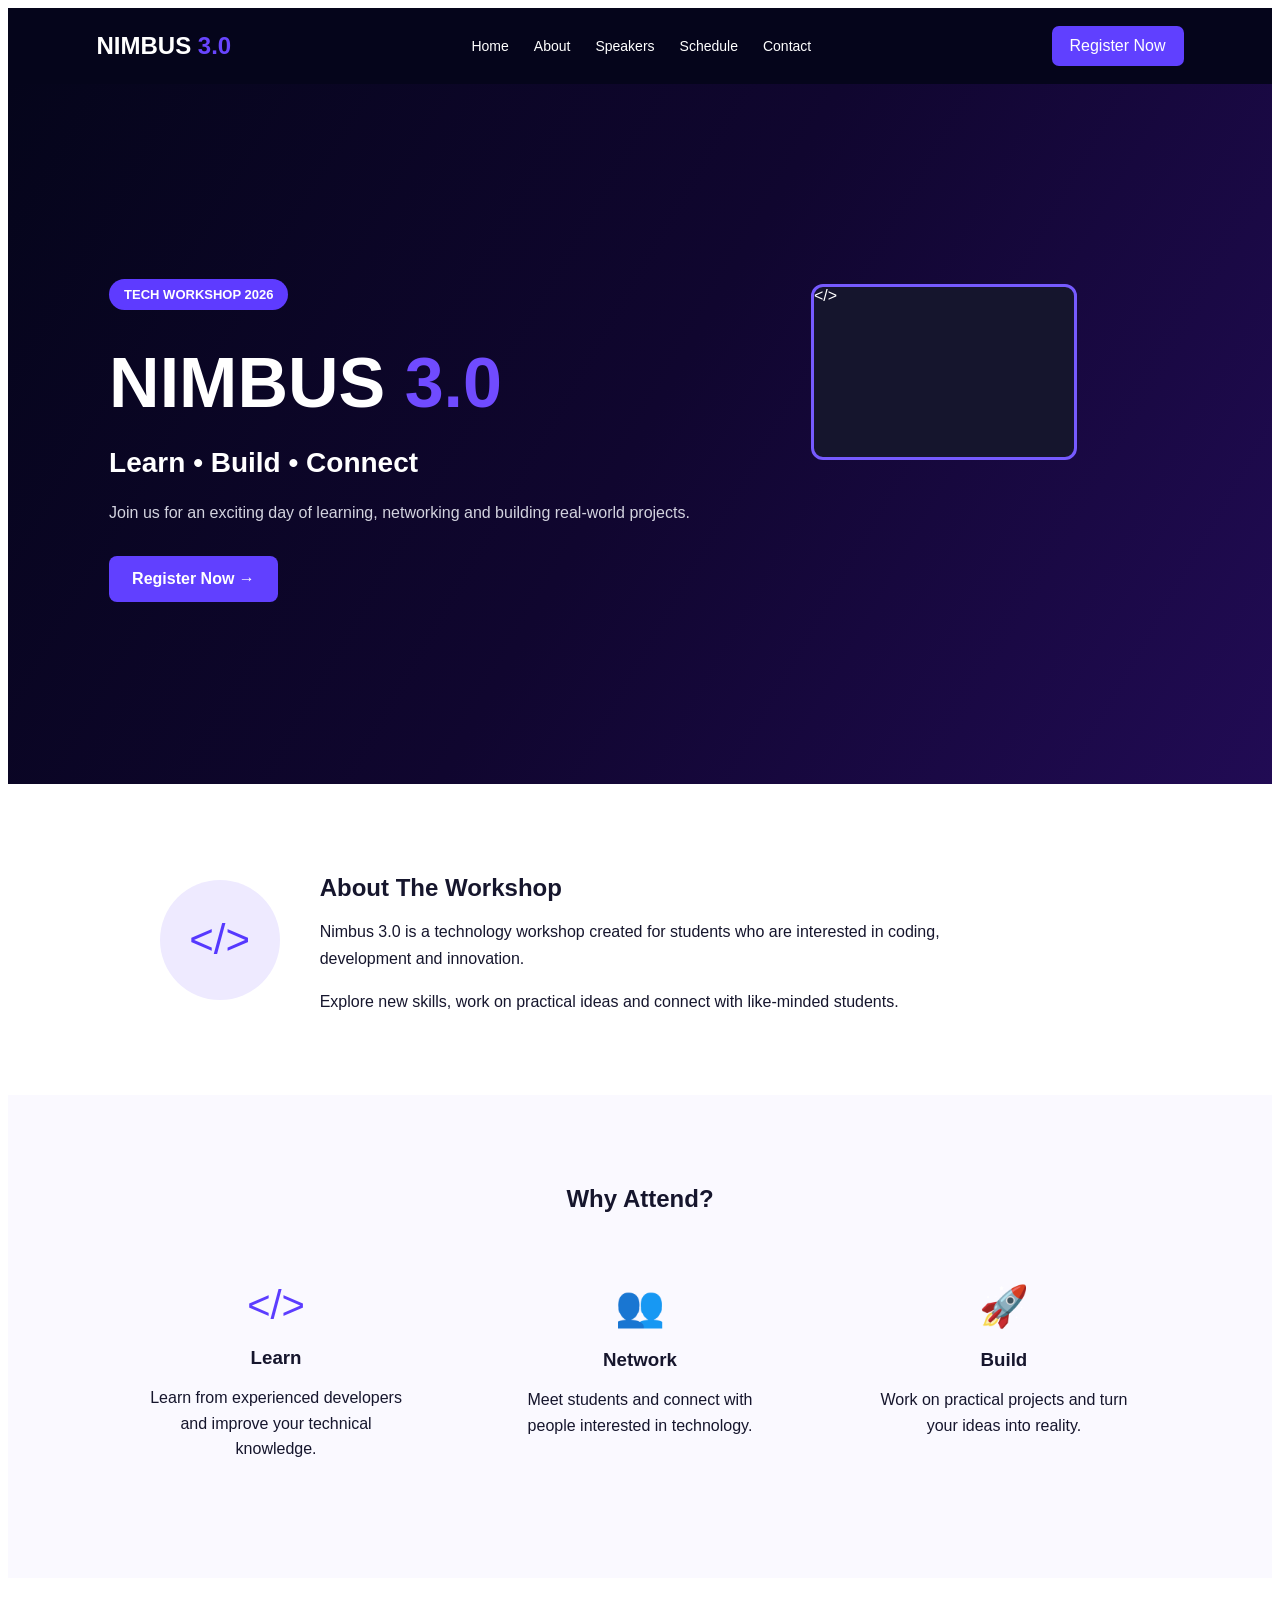
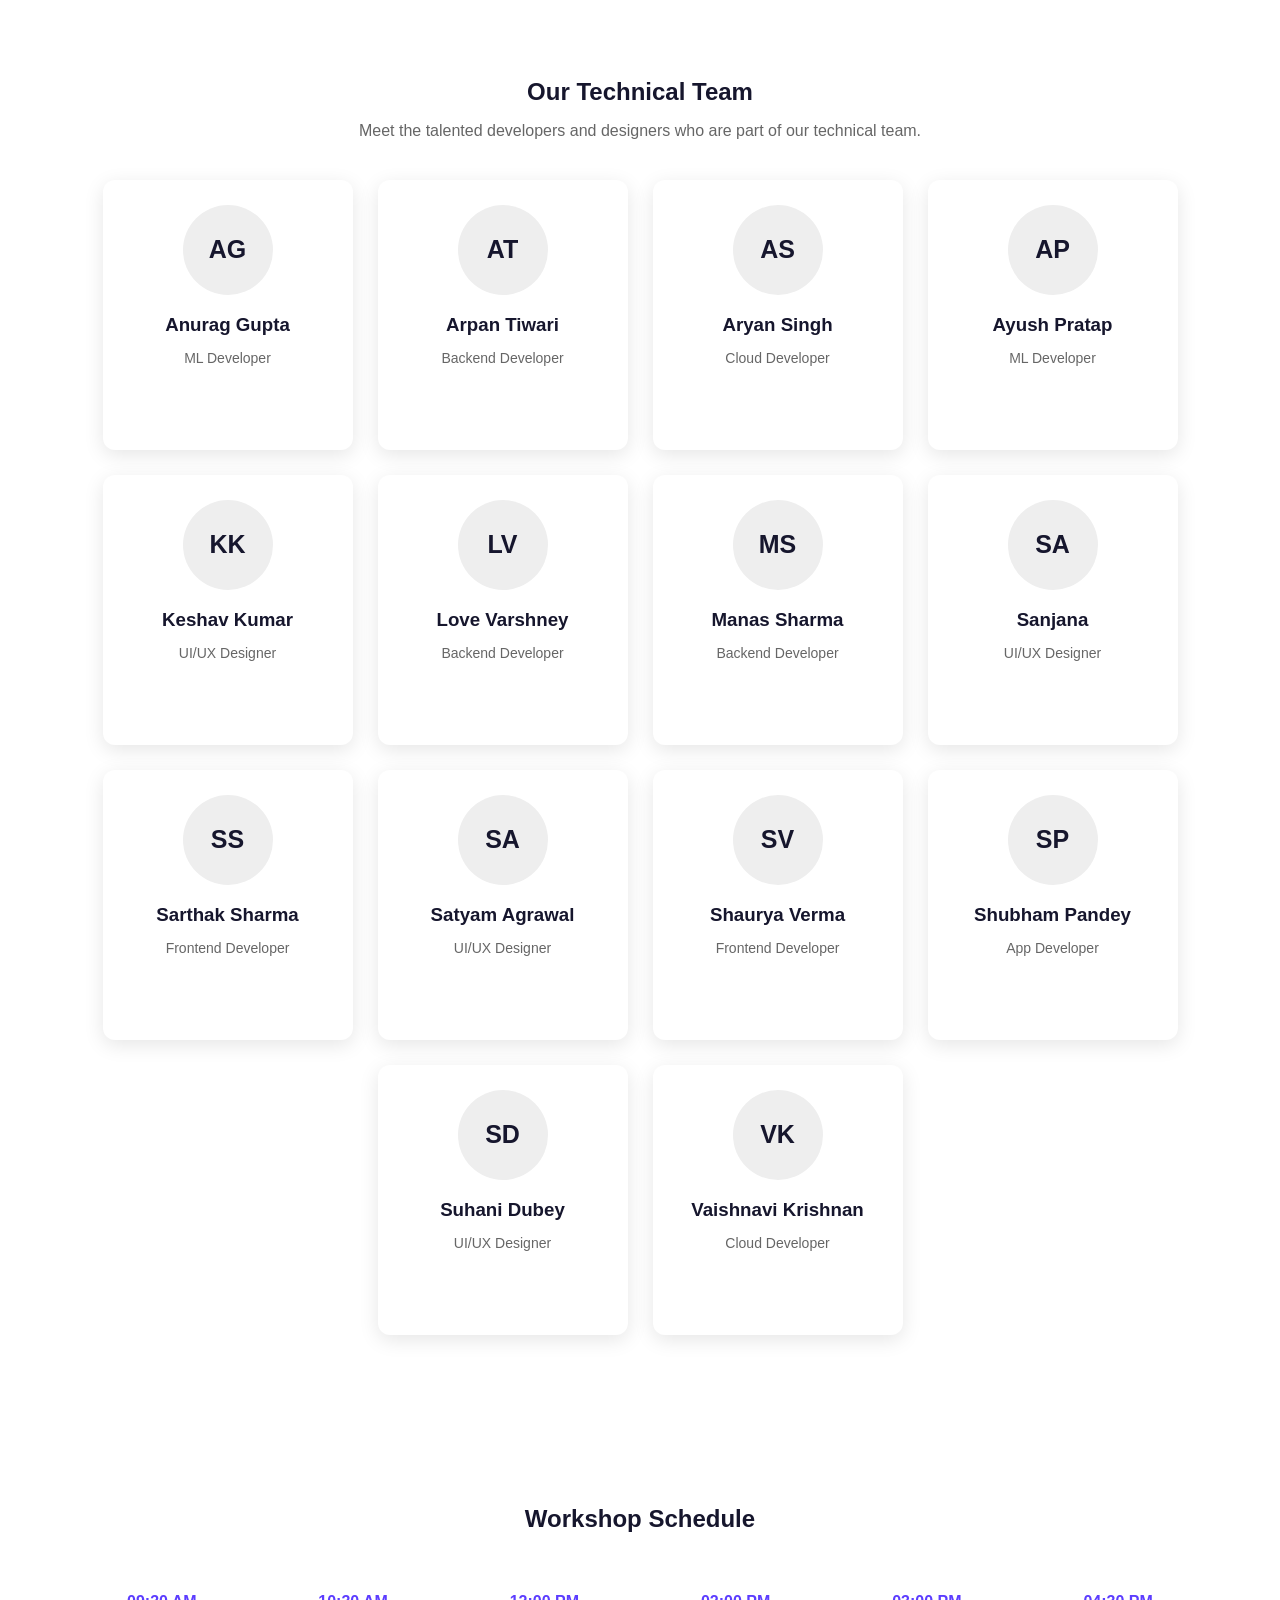
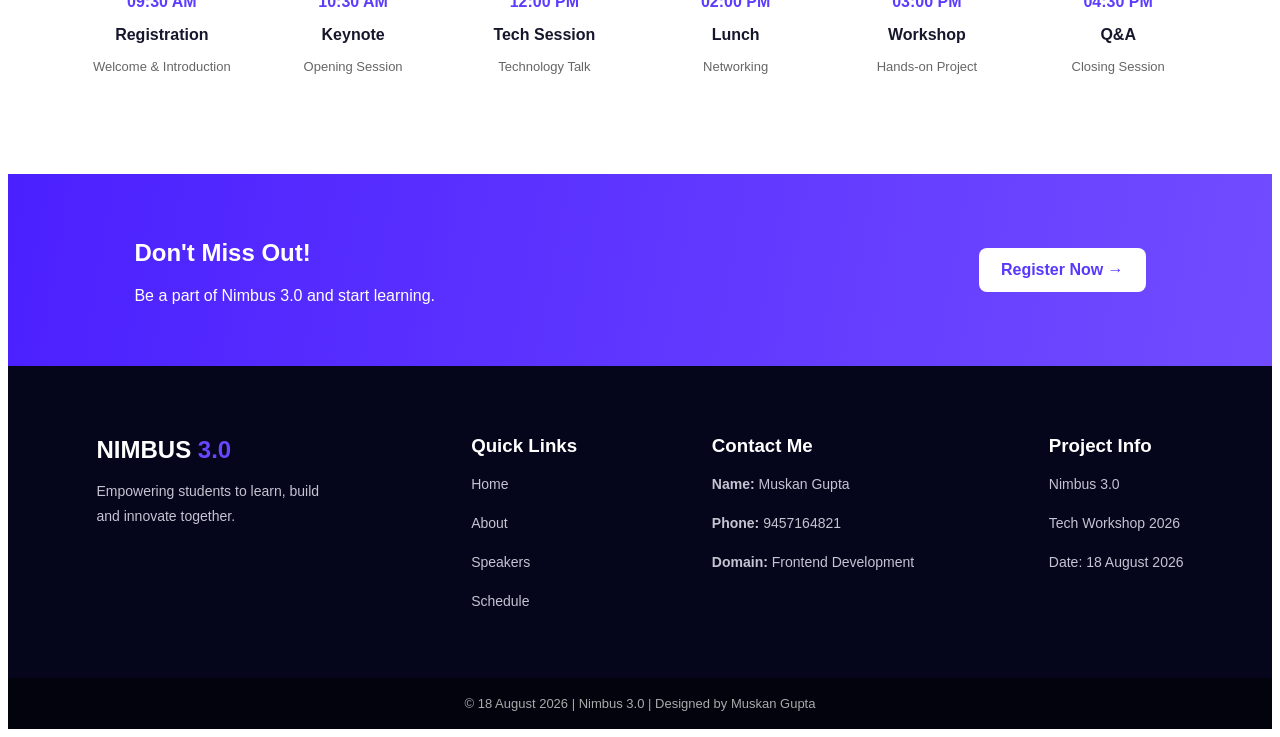
<file: project.html>
<!DOCTYPE html>
<html lang="en">

<head>
    <meta charset="UTF-8">
    <meta name="viewport" content="width=device-width, initial-scale=1.0">

    <title>Nimbus 3.0 | Tech Workshop</title>

    <link rel="stylesheet" href="project.css">
</head>

<body>

    <!-- NAVBAR -->

    <header>

        <div class="logo">
            NIMBUS <span>3.0</span>
        </div>

        <nav>
            <a href="#home">Home</a>
            <a href="#about">About</a>
            <a href="#speakers">Speakers</a>
            <a href="#schedule">Schedule</a>
            <a href="#contact">Contact</a>
        </nav>

        <a href="#register" class="nav-button">
            Register Now
        </a>

    </header>


    <!-- HERO SECTION -->

    <section class="hero" id="home">

        <div class="hero-text">

            <p class="tag">
                TECH WORKSHOP 2026
            </p>

            <h1>
                NIMBUS <span>3.0</span>
            </h1>

            <h2>
                Learn • Build • Connect
            </h2>

            <p>
                Join us for an exciting day of learning,
                networking and building real-world projects.
            </p>

            <a href="#register" class="main-button">
                Register Now →
            </a>

        </div>


        <div class="hero-design">

            <div class="glow-circle"></div>

            <div class="laptop">
                &lt;/&gt;
            </div>

        </div>

    </section>


    <!-- ABOUT SECTION -->

    <section class="about" id="about">

        <div class="about-icon">
            &lt;/&gt;
        </div>

        <div class="about-text">

            <h2>About The Workshop</h2>

            <p>
                Nimbus 3.0 is a technology workshop created
                for students who are interested in coding,
                development and innovation.
            </p>

            <p>
                Explore new skills, work on practical ideas
                and connect with like-minded students.
            </p>

        </div>

    </section>


    <!-- WHY ATTEND -->

    <section class="why">

        <h2>Why Attend?</h2>

        <div class="features">

            <div class="feature-card">

                <div class="feature-icon">
                    &lt;/&gt;
                </div>

                <h3>Learn</h3>

                <p>
                    Learn from experienced developers
                    and improve your technical knowledge.
                </p>

            </div>


            <div class="feature-card">

                <div class="feature-icon">
                    👥
                </div>

                <h3>Network</h3>

                <p>
                    Meet students and connect with
                    people interested in technology.
                </p>

            </div>


            <div class="feature-card">

                <div class="feature-icon">
                    🚀
                </div>

                <h3>Build</h3>

                <p>
                    Work on practical projects and
                    turn your ideas into reality.
                </p>

            </div>

        </div>

    </section>


    <!-- SPEAKERS / SENIORS -->

    <section class="speakers" id="speakers">

        <h2>Our Technical Team</h2>

        <p class="section-text">
            Meet the talented developers and designers
            who are part of our technical team.
        </p>


        <div class="speaker-container">


            <!-- 1 -->

            <div class="speaker-card">

                <div class="profile">AG</div>

                <h3>Anurag Gupta</h3>

                <p>ML Developer</p>

            </div>


            <!-- 2 -->

            <div class="speaker-card">

                <div class="profile">AT</div>

                <h3>Arpan Tiwari</h3>

                <p>Backend Developer</p>

            </div>


            <!-- 3 -->

            <div class="speaker-card">

                <div class="profile">AS</div>

                <h3>Aryan Singh</h3>

                <p>Cloud Developer</p>

            </div>


            <!-- 4 -->

            <div class="speaker-card">

                <div class="profile">AP</div>

                <h3>Ayush Pratap</h3>

                <p>ML Developer</p>

            </div>


            <!-- 5 -->

            <div class="speaker-card">

                <div class="profile">KK</div>

                <h3>Keshav Kumar</h3>

                <p>UI/UX Designer</p>

            </div>


            <!-- 6 -->

            <div class="speaker-card">

                <div class="profile">LV</div>

                <h3>Love Varshney</h3>

                <p>Backend Developer</p>

            </div>


            <!-- 7 -->

            <div class="speaker-card">

                <div class="profile">MS</div>

                <h3>Manas Sharma</h3>

                <p>Backend Developer</p>

            </div>


            <!-- 8 -->

            <div class="speaker-card">

                <div class="profile">SA</div>

                <h3>Sanjana</h3>

                <p>UI/UX Designer</p>

            </div>


            <!-- 9 -->

            <div class="speaker-card">

                <div class="profile">SS</div>

                <h3>Sarthak Sharma</h3>

                <p>Frontend Developer</p>

            </div>


            <!-- 10 -->

            <div class="speaker-card">

                <div class="profile">SA</div>

                <h3>Satyam Agrawal</h3>

                <p>UI/UX Designer</p>

            </div>


            <!-- 11 -->

            <div class="speaker-card">

                <div class="profile">SV</div>

                <h3>Shaurya Verma</h3>

                <p>Frontend Developer</p>

            </div>


            <!-- 12 -->

            <div class="speaker-card">

                <div class="profile">SP</div>

                <h3>Shubham Pandey</h3>

                <p>App Developer</p>

            </div>


            <!-- 13 -->

            <div class="speaker-card">

                <div class="profile">SD</div>

                <h3>Suhani Dubey</h3>

                <p>UI/UX Designer</p>

            </div>


            <!-- 14 -->

            <div class="speaker-card">

                <div class="profile">VK</div>

                <h3>Vaishnavi Krishnan</h3>

                <p>Cloud Developer</p>

            </div>

        </div>

    </section>


    <!-- SCHEDULE -->

    <section class="schedule" id="schedule">

        <h2>Workshop Schedule</h2>

        <div class="timeline">

            <div class="event">
                <strong>09:30 AM</strong>
                <h3>Registration</h3>
                <p>Welcome & Introduction</p>
            </div>

            <div class="event">
                <strong>10:30 AM</strong>
                <h3>Keynote</h3>
                <p>Opening Session</p>
            </div>

            <div class="event">
                <strong>12:00 PM</strong>
                <h3>Tech Session</h3>
                <p>Technology Talk</p>
            </div>

            <div class="event">
                <strong>02:00 PM</strong>
                <h3>Lunch</h3>
                <p>Networking</p>
            </div>

            <div class="event">
                <strong>03:00 PM</strong>
                <h3>Workshop</h3>
                <p>Hands-on Project</p>
            </div>

            <div class="event">
                <strong>04:30 PM</strong>
                <h3>Q&A</h3>
                <p>Closing Session</p>
            </div>

        </div>

    </section>


    <!-- REGISTER CTA -->

    <section class="cta" id="register">

        <div>

            <h2>Don't Miss Out!</h2>

            <p>
                Be a part of Nimbus 3.0 and start learning.
            </p>

        </div>

        <a href="#" class="cta-button">
            Register Now →
        </a>

    </section>


    <!-- CONTACT / FOOTER -->

    <footer id="contact">

        <div class="footer-box">

            <h2>
                NIMBUS <span>3.0</span>
            </h2>

            <p>
                Empowering students to learn,
                build and innovate together.
            </p>

        </div>


        <div class="footer-box">

            <h3>Quick Links</h3>

            <p>Home</p>
            <p>About</p>
            <p>Speakers</p>
            <p>Schedule</p>

        </div>


        <div class="footer-box">

            <h3>Contact Me</h3>

            <p>
                <strong>Name:</strong> Muskan Gupta
            </p>

            <p>
                <strong>Phone:</strong> 9457164821
            </p>

            <p>
                <strong>Domain:</strong> Frontend Development
            </p>

        </div>


        <div class="footer-box">

            <h3>Project Info</h3>

            <p>
                Nimbus 3.0
            </p>

            <p>
                Tech Workshop 2026
            </p>

            <p>
                Date: 18 August 2026
            </p>

        </div>

    </footer>


    <div class="copyright">

        © 18 August 2026 | Nimbus 3.0 |
        Designed by Muskan Gupta

    </div>


</body>

</html>
</file>
<file: project.css>
.about {
    margin: 0;
    padding: 0;
    box-sizing: border-box;
}

html {
    scroll-behavior: smooth;
}

body {
    font-family: Arial, sans-serif;
    color: #16162d;
    background: white;
}


/* NAVBAR */

header {
    background: #05051b;
    color: white;

    padding: 18px 7%;

    display: flex;
    align-items: center;
    justify-content: space-between;

    gap: 20px;
}

.logo {
    font-size: 24px;
    font-weight: bold;
}

.logo span,
footer span {
    color: #6845ff;
}

nav {
    display: flex;
    gap: 25px;
}

nav a {
    color: white;
    text-decoration: none;
    font-size: 14px;
}

.nav-button {
    color: white;
    text-decoration: none;

    background: #6040ff;

    padding: 11px 18px;
    border-radius: 7px;
}


/* HERO */

.hero {
    min-height: 540px;

    padding: 80px 8%;

    display: flex;
    align-items: center;
    justify-content: space-between;

    color: white;

    background:
        linear-gradient(
            120deg,
            #05051b,
            #10062f,
            #210b54
        );
}

.hero-text {
    max-width: 600px;
}

.tag {
    display: inline-block;

    background: #5e3bff;

    padding: 8px 15px;

    border-radius: 20px;

    font-size: 13px;
    font-weight: bold;
}

.hero h1 {
    font-size: 70px;
    margin: 20px 0 5px;
}

.hero h1 span {
    color: #704bff;
}

.hero h2 {
    font-size: 28px;
    margin-bottom: 20px;
}

.hero-text > p:not(.tag) {
    color: #d3d3df;

    line-height: 1.7;

    margin-bottom: 30px;
}

.main-button {
    display: inline-block;

    background: #6140ff;

    color: white;

    text-decoration: none;

    padding: 14px 23px;

    border-radius: 8px;

    font-weight: bold;
}


/* HERO DESIGN */

.hero-design {
    width: 360px;
    height: 300px;

    position: relative;
}
.laptop {
   width: 260px;
    height: 170px;

    border: 3px solid #765aff;

    border-radius: 12px;

    background: #15152d;

    position: absolute;

}


/* ABOUT */

.about {
    padding: 70px 12%;

    display: flex;
    align-items: center;

    gap: 40px;
}

.about-icon {
    min-width: 120px;
    height: 120px;

    border-radius: 50%;

    background: #eeeaff;

    color: #5638ff;

    display: flex;
    align-items: center;
    justify-content: center;

    font-size: 42px;
}

.about-text {
    max-width: 650px;
}

.about-text h2 {
    margin-bottom: 15px;
}

.about-text p {
    line-height: 1.7;
    margin-bottom: 10px;
}


/* WHY */

.why {
    background: #faf9ff;

    padding: 70px 8%;
}

.why > h2 {
    text-align: center;
    margin-bottom: 40px;
}

.features {
    display: flex;

    justify-content: center;

    gap: 30px;
}

.feature-card {
    width: 30%;

    padding: 30px;

    text-align: center;
}

.feature-icon {
    font-size: 40px;

    color: #5c3dff;

    margin-bottom: 15px;
}

.feature-card h3 {
    margin-bottom: 10px;
}

.feature-card p {
    line-height: 1.6;
}


/* SPEAKERS */

.speakers {
    padding: 80px 7%;

    background: #f6f4ff;
    background-image: linear-gradient(
        rgba(5,4,10,0.25),
        rgba(5,4,10,0.25)
    ),
    url("nimbus-cyber-background.png");
    background-size: cover;
    background-position: center;
    background-attachment: fixed;
}

.speakers > h2 {
    text-align: center;

    margin-bottom: 10px;
}

.section-text {
    text-align: center;

    margin-bottom: 40px;

    color: #666;
}

.speaker-container {
    display: flex;

    flex-wrap: wrap;

    justify-content: center;

    gap: 25px;
}

.speaker-card {
    width: 220px;

    min-height: 220px;

    padding: 25px 15px;

    background: white;

    border-radius: 12px;

    text-align: center;

    box-shadow:
        0 5px 20px rgba(0, 0, 0, 0.10);

    transition: 0.3s;
}

.speaker-card:hover {
    transform: translateY(-8px);
}

.profile {
    width: 90px;
    height: 90px;

    margin: 0 auto 18px;

    border-radius: 50%;
    overflow: hidden;
    background: #eee;
    object-fit:cover;

    display: flex;
    align-items: center;
    justify-content: center;

    font-size: 25px;

    font-weight: bold;
}

.speaker-card h3 {
    margin-bottom: 8px;
}

.speaker-card p {
    color: #666;

    font-size: 14px;
}


/* SCHEDULE */

.schedule {
    padding: 70px 5%;
}

.schedule > h2 {
    text-align: center;

    margin-bottom: 45px;
}

.timeline {
    display: flex;

    justify-content: center;

    gap: 10px;
}

.event {
    width: 16%;

    text-align: center;

    padding: 15px;
}

.event strong {
    color: #5c3dff;
}

.event h3 {
    margin: 15px 0 8px;

    font-size: 16px;
}

.event p {
    font-size: 13px;

    color: #666;

    line-height: 1.5;
}


/* CTA */

.cta {
    padding: 45px 10%;

    background: linear-gradient(
        100deg,
        #4b20ff,
        #714cff
    );

    color: white;

    display: flex;

    align-items: center;

    justify-content: space-between;
}

.cta p {
    margin-top: 8px;
}

.cta-button {
    text-decoration: none;

    background: white;

    color: #5638ff;

    padding: 13px 22px;

    border-radius: 8px;

    font-weight: bold;
}


/* FOOTER */

footer {
    background: #05051b;

    color: white;

    padding: 50px 7%;

    display: flex;

    justify-content: space-between;

    gap: 40px;
}

.footer-box {
    max-width: 240px;
}

.footer-box h2,
.footer-box h3 {
    margin-bottom: 15px;
}

.footer-box p {
    color: #c4c4d2;

    line-height: 1.8;

    font-size: 14px;
}

.copyright {
    text-align: center;

    background: #03030e;

    color: #aaa;

    padding: 18px;

    font-size: 13px;
}


/* ANIMATION */

@keyframes float {

    0% {
        transform: translateY(0);
    }

    50% {
        transform: translateY(-15px);
    }

    100% {
        transform: translateY(0);
    }

}


/* RESPONSIVE */

@media (max-width: 900px) {

    header {
        flex-direction: column;
    }

    nav {
        flex-wrap: wrap;
        justify-content: center;
    }

    .hero {
        flex-direction: column;

        text-align: center;

        gap: 50px;
    }

    .hero h1 {
        font-size: 50px;
    }

    .features {
        flex-direction: column;

        align-items: center;
    }

    .feature-card {
        width: 90%;
    }

    .timeline {
        flex-direction: column;

        align-items: center;
    }

    .event {
        width: 90%;
    }

    .cta {
        flex-direction: column;

        gap: 25px;

        text-align: center;
    }

    footer {
        flex-wrap: wrap;
    }
}


@media (max-width: 600px) {

    .hero-design {
        transform: scale(0.8);
    }

    .about {
        flex-direction: column;

        text-align: center;
    }

    .speaker-card {
        width: 90%;
    }

    footer {
        flex-direction: column;

        text-align: center;

        align-items: center;
    }

}
</file>
